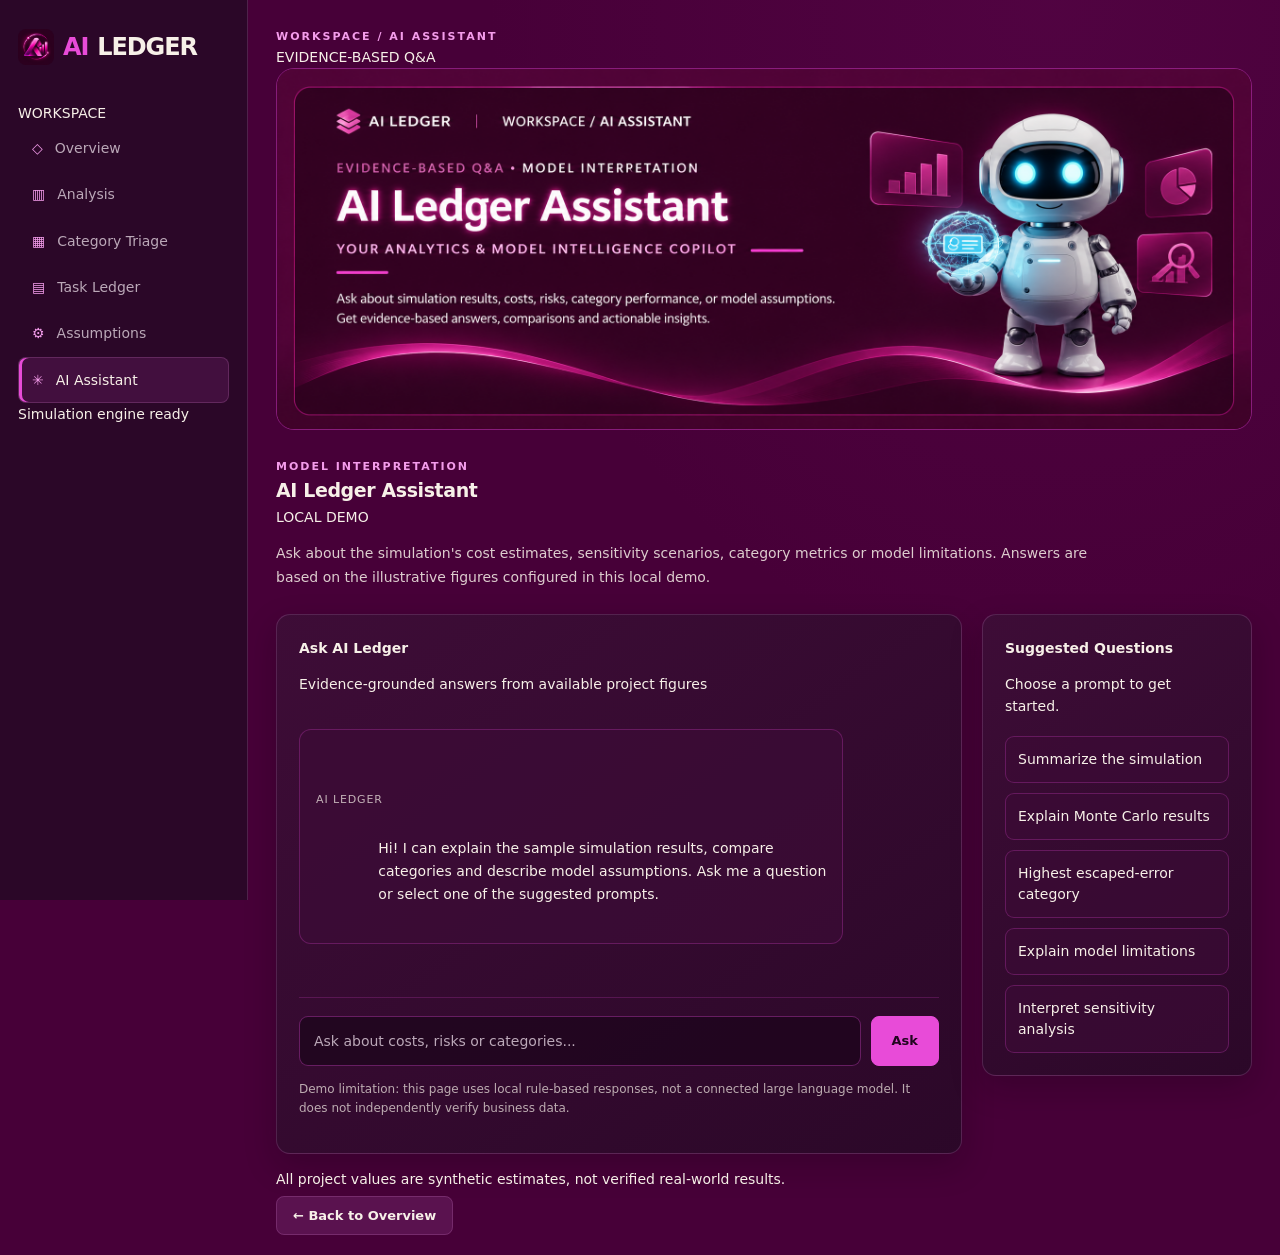
<file: ai-assistant.html>
<!DOCTYPE html>
<html lang="en">
<head>
  <meta charset="UTF-8">
  <meta name="viewport" content="width=device-width, initial-scale=1.0">
  <title>AI Assistant | AI LEDGER</title>
  <link rel="stylesheet" href="styles.css">
  <style>
    .assistant-intro {
      max-width: 850px;
      line-height: 1.7;
      opacity: .85;
      margin-bottom: 24px;
    }
    .assistant-layout {
      display: grid;
      grid-template-columns: minmax(0, 1fr) 270px;
      gap: 20px;
      align-items: start;
    }
    .assistant-chat {
      min-width: 0;
      display: flex;
      flex-direction: column;
      min-height: 540px;
    }
    .chat-messages {
      display: flex;
      flex-direction: column;
      gap: 15px;
      padding: 20px 0;
      flex: 1;
      min-height: 280px;
      max-height: 460px;
      overflow-y: auto;
    }
    .chat-message {
      max-width: 88%;
      padding: 14px 16px;
      border: 1px solid rgba(230, 72, 220, .25);
      border-radius: 12px;
      line-height: 1.65;
      white-space: pre-wrap;
      overflow-wrap: anywhere;
    }
    .chat-message.assistant {
      align-self: flex-start;
      background: rgba(60, 12, 55, .7);
    }
    .chat-message.user {
      align-self: flex-end;
      background: rgba(160, 30, 140, .25);
    }
    .chat-role {
      display: block;
      font-size: 11px;
      text-transform: uppercase;
      letter-spacing: .08em;
      opacity: .72;
      margin-bottom: 5px;
    }
    .chat-form {
      display: flex;
      gap: 10px;
      border-top: 1px solid rgba(230, 72, 220, .2);
      padding-top: 18px;
    }
    .chat-form input {
      flex: 1;
      min-width: 0;
      padding: 13px 14px;
      color: inherit;
      background: rgba(30, 5, 29, .8);
      border: 1px solid rgba(230, 72, 220, .35);
      border-radius: 9px;
      font: inherit;
    }
    .chat-form button {
      padding: 12px 20px;
      cursor: pointer;
    }
    .suggestion-list {
      display: flex;
      flex-direction: column;
      gap: 10px;
      margin-top: 18px;
    }
    .suggestion-button {
      text-align: left;
      padding: 12px;
      color: inherit;
      background: rgba(60, 12, 55, .65);
      border: 1px solid rgba(230, 72, 220, .25);
      border-radius: 9px;
      cursor: pointer;
      font: inherit;
      line-height: 1.5;
    }
    .suggestion-button:hover {
      border-color: rgba(240, 75, 220, .8);
    }
    .assistant-disclaimer {
      font-size: 12px;
      opacity: .7;
      line-height: 1.6;
      margin-top: 14px;
    }
    @media (max-width: 900px) {
      .assistant-layout { grid-template-columns: 1fr; }
      .assistant-chat { min-height: 440px; }
    }
    @media (max-width: 600px) {
      .chat-form { flex-direction: column; }
      .chat-message { max-width: 96%; }
    }
  </style>
</head>
<body>
<div class="app-shell">
  <aside class="sidebar">
    <a class="brand" href="index.html" aria-label="AI Ledger home">
      <img class="brand-logo" src="assets/ai-ledger-logo.png" alt="">
      <span class="brand-ai">AI</span>
      <span class="brand-ledger">LEDGER</span>
    </a>

    <div class="sidebar-caption">WORKSPACE</div>
    <nav class="sidebar-nav" aria-label="Main navigation">
      <a class="nav-link" href="index.html">
        <span class="nav-icon">◇</span><span>Overview</span>
      </a>
      <a class="nav-link" href="analysis.html">
        <span class="nav-icon">▥</span><span>Analysis</span>
      </a>
      <a class="nav-link" href="category-triage.html">
        <span class="nav-icon">▦</span><span>Category Triage</span>
      </a>
      <a class="nav-link" href="task-ledger.html">
        <span class="nav-icon">▤</span><span>Task Ledger</span>
      </a>
      <a class="nav-link" href="assumptions.html">
        <span class="nav-icon">⚙</span><span>Assumptions</span>
      </a>
      <a class="nav-link active" href="ai-assistant.html">
        <span class="nav-icon">✳</span><span>AI Assistant</span>
      </a>
    </nav>

    <div class="sidebar-footer">
      <span class="status-dot"></span>
      <span>Simulation engine ready</span>
    </div>
  </aside>

  <main class="main-content">
    <header class="topbar">
      <div>
        <div class="eyebrow">WORKSPACE / AI ASSISTANT</div>
        <div class="data-badge">EVIDENCE-BASED Q&amp;A</div>
      </div>
    </header>

    <section class="dashboard-section">
      <div class="assistant-hero-banner">
  <img
    src="assets/ai-assistant-banner.png"
    alt="AI Ledger Assistant — Analytics and Model Intelligence"
  >
</div>
      <div class="section-heading">
        <div>
          <div class="eyebrow">MODEL INTERPRETATION</div>
          <h1 class="section-title">AI Ledger Assistant</h1>
        </div>
        <span class="data-badge">LOCAL DEMO</span>
      </div>

      <p class="assistant-intro">
        Ask about the simulation's cost estimates, sensitivity scenarios,
        category metrics or model limitations. Answers are based on the
        illustrative figures configured in this local demo.
      </p>

      <div class="assistant-layout">
        <article class="card assistant-chat">
          <div>
            <h3 class="chart-title">Ask AI Ledger</h3>
            <p class="chart-subtitle">
              Evidence-grounded answers from available project figures
            </p>
          </div>

          <div class="chat-messages" id="chat-messages" aria-live="polite">
            <div class="chat-message assistant">
              <span class="chat-role">AI Ledger</span>
              Hi! I can explain the sample simulation results, compare
              categories and describe model assumptions. Ask me a question
              or select one of the suggested prompts.
            </div>
          </div>

          <form class="chat-form" id="chat-form">
            <input id="chat-input" type="text"
                   placeholder="Ask about costs, risks or categories..."
                   autocomplete="off" required>
            <button class="primary-button" type="submit">Ask</button>
          </form>

          <p class="assistant-disclaimer">
            Demo limitation: this page uses local rule-based responses, not
            a connected large language model. It does not independently
            verify business data.
          </p>
        </article>

        <aside class="card">
          <h3 class="chart-title">Suggested Questions</h3>
          <p class="chart-subtitle">Choose a prompt to get started.</p>
          <div class="suggestion-list">
            <button class="suggestion-button" type="button"
                    data-question="Summarize the simulation results">
              Summarize the simulation
            </button>
            <button class="suggestion-button" type="button"
                    data-question="Explain the Monte Carlo results">
              Explain Monte Carlo results
            </button>
            <button class="suggestion-button" type="button"
                    data-question="Which category has the highest escaped error rate?">
              Highest escaped-error category
            </button>
            <button class="suggestion-button" type="button"
                    data-question="Explain the model limitations">
              Explain model limitations
            </button>
            <button class="suggestion-button" type="button"
                    data-question="How do I interpret sensitivity analysis?">
              Interpret sensitivity analysis
            </button>
          </div>
        </aside>
      </div>

      <p class="kpi-note">
        All project values are synthetic estimates, not verified real-world results.
      </p>

      <a class="secondary-button" href="index.html">← Back to Overview</a>
    </section>
  </main>
</div>

<script>
(() => {
  const form = document.getElementById("chat-form");
  const input = document.getElementById("chat-input");
  const messages = document.getElementById("chat-messages");
  let assistantData = {
    simulation: null,
    costs: null,
    categories: null,
    sensitivity: null
};

async function loadAssistantData() {
    try {
const [simulationResponse, costsResponse, categoryResponse, sensitivityResponse] = await Promise.all([
    fetch("EXPORTS/simulation_summary.json", {
        cache: "no-store"
    }),
    fetch("EXPORTS/cost_breakdown.json", {
        cache: "no-store"
    }),
    fetch("EXPORTS/category_summary.json", {
        cache: "no-store"
    }),
    fetch("EXPORTS/sensitivity.json", {
          cache: "no-store"
})
]);

   if (!simulationResponse.ok || !costsResponse.ok || !categoryResponse.ok || !sensitivityResponse.ok) {
            throw new Error("Unable to load project exports.");
        }

        assistantData.simulation = await simulationResponse.json();
        assistantData.costs = await costsResponse.json();
        assistantData.categories = await categoryResponse.json();
        assistantData.sensitivity = await sensitivityResponse.json();

        console.log("AI Assistant data loaded:", assistantData);

    } catch (error) {
        console.error("Assistant data loading failed:", error);
    }
}
loadAssistantData();

  function addMessage(role, text) {
    const message = document.createElement("div");
    message.className = `chat-message ${role}`;

    const label = document.createElement("span");
    label.className = "chat-role";
    label.textContent = role === "user" ? "You" : "AI Ledger";

    const content = document.createElement("div");
    content.textContent = text;

    message.append(label, content);
    messages.appendChild(message);
    messages.scrollTop = messages.scrollHeight;
  }

  function answerQuestion(question) {
    const q = question.toLowerCase();

    if (q.includes("monte carlo") || q.includes("simulation results") ||
    q.includes("summarize") || q.includes("summary")) {

    const simulation = assistantData.simulation;

    if (!simulation) {
        return "Simulation data is not available. Please refresh the page.";
    }

    const result = simulation.net_value_after_setup;

    return `Here is the latest Monte Carlo simulation summary:

P10: ₹${result.p10.toLocaleString("en-IN")}
Median (P50): ₹${result.p50.toLocaleString("en-IN")}
P90: ₹${result.p90.toLocaleString("en-IN")}
Mean: ₹${result.mean.toLocaleString("en-IN")}

Probability of positive value: ${(result.probability_positive * 100).toFixed(2)}%

These are synthetic estimates based on the current model assumptions, not guaranteed business savings.`;
}

    
if (q.includes("escaped error") || q.includes("highest error") ||
    q.includes("error rate") || q.includes("category")) {

    const categories = assistantData.categories;

    if (!categories || categories.length === 0) {
        return "Category data is not available. Please refresh the page.";
    }

    const sortedCategories = [...categories].sort(
        (a, b) => b.escaped_error_rate - a.escaped_error_rate
    );

    const categoryDetails = sortedCategories.map(item =>
        `${item.category}: ${(item.escaped_error_rate * 100).toFixed(2)}% escaped-error rate | ${item.verdict}`
    ).join("\n");

    const highest = sortedCategories[0];

    return `Here is the latest category risk analysis:

${categoryDetails}

Highest escaped-error rate: ${highest.category} (${(highest.escaped_error_rate * 100).toFixed(2)}%).

Net value per task for ${highest.category}: ₹${Number(highest.net_per_task).toFixed(2)}.

These figures are based on synthetic simulation data, not verified business results.`;
}

 
if (
    q.includes("sensitivity") ||
    q.includes("sensitive") ||
    q.includes("hourly cost") ||
    q.includes("labour cost") ||
    q.includes("labor cost")
) {

    const scenarios = assistantData.sensitivity;

    if (!scenarios || scenarios.length === 0) {
        return "Sensitivity data is not available. Please refresh the page.";
    }

    const base = scenarios.find(item =>
        item.scenario.toLowerCase() === "base case"
    );

    if (!base) {
        return "Base case data is missing from sensitivity analysis.";
    }

    const scenarioDetails = scenarios
        .filter(item => item !== base)
        .map(item => {
            const difference =
                item.net_value_after_setup - base.net_value_after_setup;

            const direction = difference >= 0 ? "increase" : "decrease";

            return `${item.scenario}: ₹${item.net_value_after_setup.toLocaleString("en-IN", {
                maximumFractionDigits: 2
            })} (${direction} of ₹${Math.abs(difference).toLocaleString("en-IN", {
                maximumFractionDigits: 2
            })})`;
        })
        .join("\n");

    return `Here is the latest sensitivity analysis:

Base case net value after setup: ₹${base.net_value_after_setup.toLocaleString("en-IN", {
        maximumFractionDigits: 2
    })}

${scenarioDetails}

These are synthetic scenario estimates, not verified real-world results.`;
}


if (
    q.includes("limitation") ||
    q.includes("assumption") ||
    q.includes("reliable") ||
    q.includes("real world") ||
    q.includes("real business data") ||
    q.includes("actual business data") ||
    q.includes("actual data") ||
    q.includes("real data")
) {

    return `AI Ledger Model Limitations:

1. Synthetic dataset:
The model uses 20,000 simulated task records, not actual company transactions.

2. Assumption-based inputs:
Hourly labour cost, AI processing cost, escaped-error cost, review time and rework time are configurable assumptions.

3. Category assumptions:
Accuracy, error severity, review time and task distribution are simulated for five categories.

4. Monte Carlo uncertainty:
Simulation results represent possible outcomes under the configured assumptions. They are not guaranteed savings.

5. No real-world validation:
The model has not been validated against a live business deployment or measured pilot results.

Recommendation:
Validate these assumptions using real operational data and a controlled pilot before making financial or automation decisions.`;
}

   
if (
    (q.includes("cost") || q.includes("expense") || q.includes("value")) &&
    !q.includes("hourly cost") &&
    !q.includes("labour cost") &&
    !q.includes("labor cost") &&
    !q.includes("sensitivity")
) {
    const costs = assistantData.costs;
    const simulation = assistantData.simulation;

    if (!costs || !simulation) {
        return "Cost or simulation data is not available. Please refresh the page.";
    }

    const costDetails = costs.map(item =>
        `${item.component}: ₹${Number(item.cost).toLocaleString("en-IN", {
            maximumFractionDigits: 2
        })}`
    ).join("\n");

    const totalCost = costs.reduce(
        (total, item) => total + Number(item.cost),
        0
    );

    return `Here is the latest AI Ledger cost breakdown:

${costDetails}

Total operating cost: ₹${totalCost.toLocaleString("en-IN", {
        maximumFractionDigits: 2
    })}

Median net value after setup: ₹${simulation.net_value_after_setup.p50.toLocaleString("en-IN", {
        maximumFractionDigits: 2
    })}

These are synthetic estimates based on the current model assumptions.`;
}

    return "I can currently answer questions about the saved Monte Carlo results, sensitivity analysis, category escaped-error rates, cost breakdown and model limitations. Try asking about one of those topics. This local demo does not call an external AI service.";
  }

  function submitQuestion(question) {
    const cleaned = question.trim();
    if (!cleaned) return;
    addMessage("user", cleaned);
    addMessage("assistant", answerQuestion(cleaned));
  }

  form.addEventListener("submit", event => {
    event.preventDefault();
    submitQuestion(input.value);
    input.value = "";
    input.focus();
  });

  document.querySelectorAll("[data-question]").forEach(button => {
    button.addEventListener("click", () => {
      submitQuestion(button.dataset.question);
    });
  });
})();
</script>
</body>
</html>
</file>
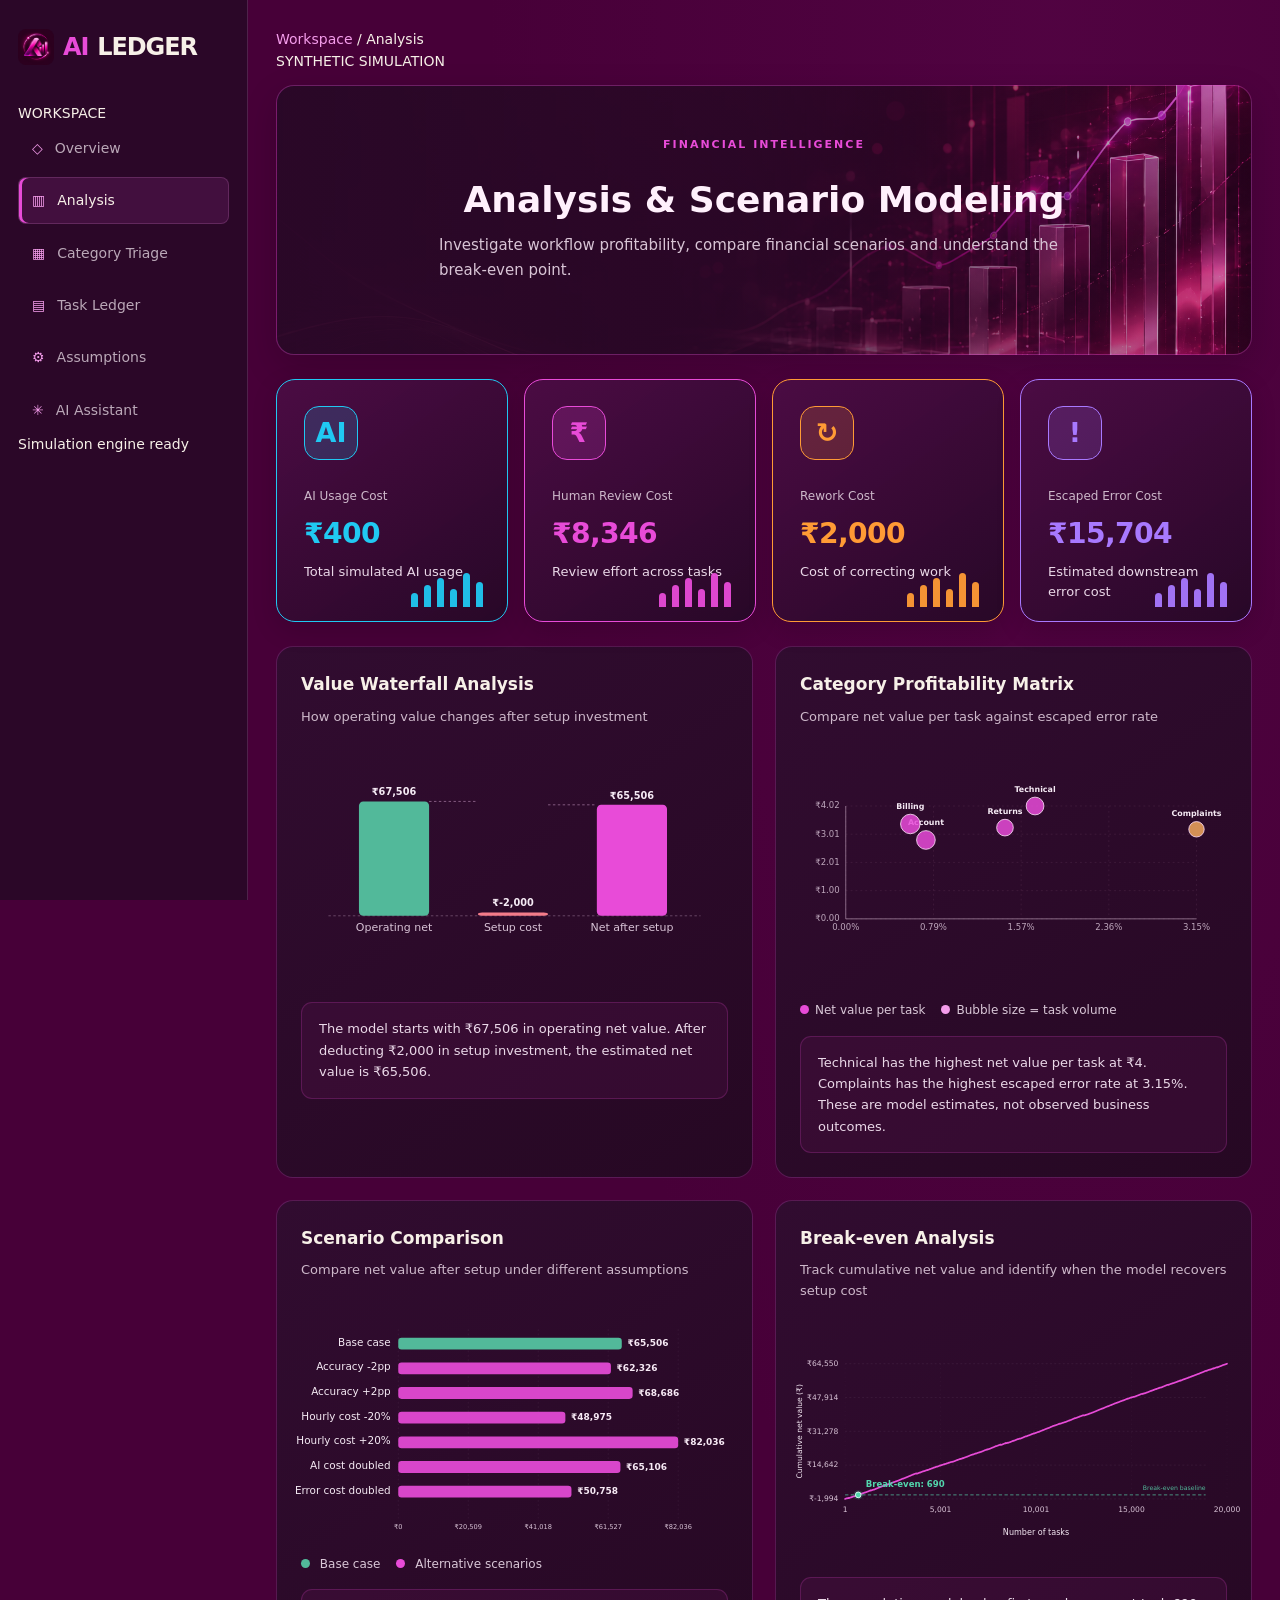
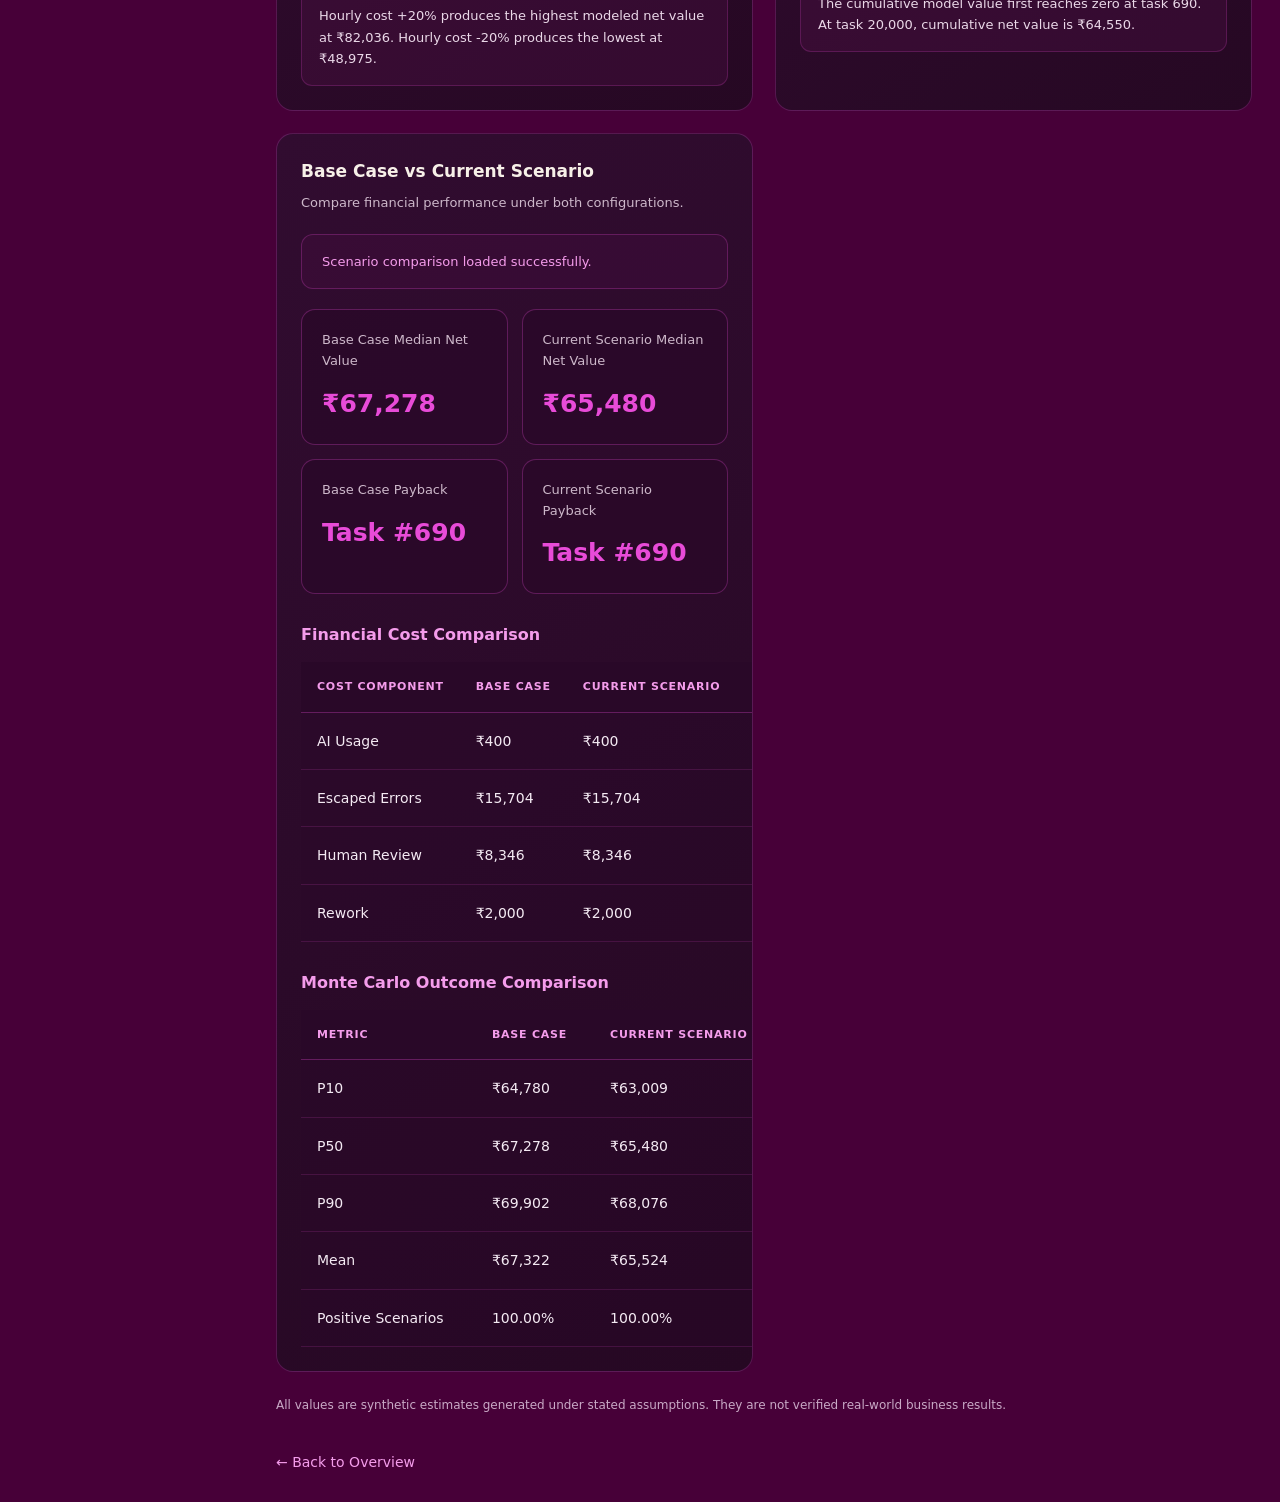
<file: analysis.html>
<!DOCTYPE html>
<html lang="en">
<head>
  <meta charset="UTF-8">
  <meta name="viewport" content="width=device-width, initial-scale=1.0">
  <meta name="theme-color" content="#470038">
  <title>Analysis | AI LEDGER</title>
  <link rel="stylesheet" href="styles.css">

  <style>
    .analysis-hero {
      padding: 30px;
      margin-bottom: 24px;
      border: 1px solid rgba(232,75,216,.35);
      border-radius: 18px;
      min-height: 270px;
      display: flex;
      flex-direction: column;
      justify-content: center;
      background:
        linear-gradient(90deg, rgba(42,8,40,.96) 0%, rgba(42,8,40,.82) 48%, rgba(42,8,40,.20) 100%),
        url("assets/financial-analysis-hero.png") center right / cover no-repeat,
        linear-gradient(120deg,#2A0828,#470038);
      box-shadow: 0 12px 35px rgba(0,0,0,.16);
    }

    .analysis-hero-label {
      color: #E84BD8;
      font-size: 11px;
      font-weight: 700;
      letter-spacing: 2px;
    }

    .analysis-hero h1 {
      margin: 12px 0;
      font-size: clamp(25px,3vw,36px);
    }

    .analysis-hero p {
      max-width: 650px;
      color: #d8c4d5;
      line-height: 1.7;
    }

    .analysis-kpi-grid {
      display: grid;
      grid-template-columns: repeat(4, minmax(0, 1fr));
      gap: 16px;
      margin: 0 0 24px;
    }

    .analysis-kpi {
      min-width: 0;
      min-height: 205px;
      padding: 26px 27px 20px;
      position: relative;
      overflow: hidden;
      border: 1px solid var(--kpi-accent, rgba(232,75,216,.5));
      border-radius: 19px;
      background: linear-gradient(145deg, rgba(75,12,68,.94), rgba(39,8,39,.98));
      box-shadow: 0 8px 26px rgba(0,0,0,.14);
    }

    .analysis-kpi-icon {
      width: 54px;
      height: 54px;
      display: grid;
      place-items: center;
      margin-bottom: 27px;
      border: 1px solid var(--kpi-accent);
      border-radius: 15px;
      color: var(--kpi-accent);
      background: color-mix(in srgb, var(--kpi-accent) 17%, transparent);
      font-size: 27px;
      font-weight: 800;
    }

    .analysis-kpi-label {
      display: block;
      color: #cdb8ca;
      font-size: 12px;
      margin-bottom: 12px;
    }

    .analysis-kpi-value {
      display: block;
      color: var(--kpi-accent);
      font-size: clamp(25px, 2.2vw, 34px);
      line-height: 1.15;
      font-weight: 800;
      letter-spacing: -.6px;
      margin-bottom: 12px;
    }

    .analysis-kpi-note {
      color: #ead8e8;
      font-size: 13px;
      line-height: 1.5;
    }

    .analysis-kpi-spark {
      position: absolute;
      right: 24px;
      bottom: 14px;
      height: 34px;
      display: flex;
      align-items: end;
      gap: 6px;
      opacity: .95;
    }

    .analysis-kpi-spark span {
      width: 7px;
      border-radius: 5px 5px 0 0;
      background: var(--kpi-accent);
    }

    .analysis-kpi-spark span:nth-child(1) { height: 14px; }
    .analysis-kpi-spark span:nth-child(2) { height: 22px; }
    .analysis-kpi-spark span:nth-child(3) { height: 29px; }
    .analysis-kpi-spark span:nth-child(4) { height: 18px; }
    .analysis-kpi-spark span:nth-child(5) { height: 34px; }
    .analysis-kpi-spark span:nth-child(6) { height: 25px; }

    .analysis-grid {
    display: grid;
    grid-template-columns: repeat(2, minmax(0, 1fr));
    gap: 22px;
    margin-bottom: 24px;
}

    .analysis-card {
      min-width: 0;
      padding: 24px;
      border: 1px solid rgba(232,75,216,.24);
      border-radius: 17px;
      background: linear-gradient(145deg,#310c30,#260823);
      overflow: hidden;
    }

    .analysis-card h3 {
      margin: 0 0 8px;
      font-size: 17px;
    }

    .analysis-card > p {
      margin: 0 0 20px;
      color: #cdb8ca;
      font-size: 13px;
    }

    .analysis-card.full {
      grid-column: 1 / -1;
    }

    .analysis-chart {
      width: 100%;
      min-height: 240px;
      height: 240px;
      position: relative;
    }

    .analysis-chart svg {
      width: 100%;
      height: 240px;
      display: block;
      overflow: visible;
    }

    .analysis-chart text {
      font-family: inherit;
    }

    /* Category matrix: readable labels and interactive bubble hover */
    .analysis-chart .category-point {
      cursor: pointer;
      outline: none;
    }

    .analysis-chart .category-point circle {
      transform-box: fill-box;
      transform-origin: center;
      transition: transform .2s ease, filter .2s ease, fill-opacity .2s ease;
    }

    .analysis-chart .category-point:hover circle,
    .analysis-chart .category-point:focus circle {
      transform: translateY(-4px) scale(1.12);
      filter: drop-shadow(0 0 7px #E84BD8) drop-shadow(0 0 13px rgba(232,75,216,.55));
      fill-opacity: 1;
    }

    .analysis-chart .category-point text {
      font-size: 13px;
      font-weight: 600;
      pointer-events: none;
      transition: fill .2s ease;
    }

    .analysis-chart .category-point:hover text,
    .analysis-chart .category-point:focus text {
      fill: #FFFFFF;
    }

    .analysis-legend {
      display: flex;
      flex-wrap: wrap;
      gap: 16px;
      margin-top: 14px;
      color: #d9c7d7;
      font-size: 12px;
    }

    .legend-dot {
      display: inline-block;
      width: 9px;
      height: 9px;
      border-radius: 50%;
      margin-right: 6px;
    }

    .analysis-insight {
      padding: 15px 17px;
      margin-top: 15px;
      border-radius: 11px;
      border: 1px solid rgba(232,75,216,.2);
      background: rgba(90,18,79,.28);
      color: #ead8e8;
      font-size: 13px;
      line-height: 1.65;
    }

    .analysis-table-wrap {
      overflow-x: auto;
    }

    .analysis-table {
      width: 100%;
      border-collapse: collapse;
      font-size: 13px;
      min-width: 600px;
    }

    .analysis-table th,
    .analysis-table td {
      text-align: left;
      padding: 13px 12px;
      border-bottom: 1px solid rgba(255,255,255,.08);
    }

    .analysis-table th {
      color: #c9a9c6;
      font-weight: 600;
    }

    .analysis-table td {
      color: #f0e5ef;
    }

    .verdict {
      display: inline-block;
      padding: 5px 9px;
      border-radius: 20px;
      font-size: 10px;
      font-weight: 700;
      letter-spacing: .4px;
    }

    .verdict.automate {
      color: #72e2bd;
      background: rgba(65,190,145,.13);
    }

    .verdict.assist {
      color: #ffc36d;
      background: rgba(255,180,80,.13);
    }

    .analysis-status {
      color: #c9a9c6;
      font-size: 12px;
      margin-top: 12px;
    }

    .analysis-back {
      display: inline-block;
      margin-top: 24px;
      text-decoration: none;
    }

    @media(max-width:900px) {
      .analysis-grid {
        grid-template-columns: 1fr;
      }

      .analysis-kpi-grid {
        grid-template-columns: repeat(2, minmax(0, 1fr));
      }

      .analysis-card.full {
        grid-column: auto;
      }
    }

    @media(max-width:600px) {
      .analysis-card {
        padding: 17px;
      }

      .analysis-kpi-grid {
        grid-template-columns: 1fr;
      }

      .analysis-kpi {
        min-height: 185px;
      }

      .analysis-hero {
        padding: 22px;
      }

      .analysis-chart {
        min-height: 220px;
      }
    }
    
.scenario-bar {
    cursor: pointer;
    transform-box: fill-box;
    transform-origin: center;
    transition: filter 180ms ease, transform 180ms ease;
}

.scenario-bar:hover {
    filter: drop-shadow(0 0 7px #E84BD8)
            drop-shadow(0 0 13px rgba(232, 75, 216, 0.55));
    transform: scaleY(1.18);
}

  </style>
</head>

<body>
<div class="app-shell">

  <aside class="sidebar">
    <a class="brand" href="index.html" aria-label="AI Ledger home">
      <img class="brand-logo" src="assets/ai-ledger-logo.png" alt="">
      <span class="brand-ai">AI</span>
      <span class="brand-ledger">LEDGER</span>
    </a>

    <div class="sidebar-caption">WORKSPACE</div>

    <nav class="nav-list" aria-label="Main navigation">
      <a class="nav-link" href="index.html">
        <span class="nav-icon">◇</span>
        <span>Overview</span>
      </a>

      <a class="nav-link active" href="analysis.html" aria-current="page">
        <span class="nav-icon">▥</span>
        <span>Analysis</span>
      </a>

      <a class="nav-link" href="category-triage.html">
        <span class="nav-icon">▦</span>
        <span>Category Triage</span>
      </a>

      <a class="nav-link" href="task-ledger.html">
        <span class="nav-icon">▤</span>
        <span>Task Ledger</span>
      </a>

      <a class="nav-link" href="assumptions.html">
        <span class="nav-icon">⚙</span>
        <span>Assumptions</span>
      </a>

      <a class="nav-link" href="ai-assistant.html">
        <span class="nav-icon">✳</span>
        <span>AI Assistant</span>
      </a>
    </nav>

    <div class="sidebar-footer">Simulation engine ready</div>
  </aside>

  <main class="main-content">

    <header class="topbar">
      <div class="breadcrumb">
        <a href="index.html">Workspace</a>
        <span class="breadcrumb-separator">/</span>
        <span>Analysis</span>
      </div>

      <span class="environment-label">
        <span class="status-dot"></span>
        SYNTHETIC SIMULATION
      </span>
    </header>

    <section class="dashboard-section">

      <div class="analysis-hero">
        <span class="analysis-hero-label">FINANCIAL INTELLIGENCE</span>
        <h1>Analysis &amp; Scenario Modeling</h1>
        <p>
          Investigate workflow profitability, compare financial
          scenarios and understand the break-even point.
        </p>
      </div>

      <div class="analysis-kpi-grid" aria-label="Analysis cost summary">
        <article class="analysis-kpi" style="--kpi-accent:#20C9F2">
          <div class="analysis-kpi-icon">AI</div>
          <span class="analysis-kpi-label">AI Usage Cost</span>
          <strong class="analysis-kpi-value" id="analysis-ai-cost">Loading…</strong>
          <div class="analysis-kpi-note">Total simulated AI usage</div>
          <div class="analysis-kpi-spark" aria-hidden="true"><span></span><span></span><span></span><span></span><span></span><span></span></div>
        </article>

        <article class="analysis-kpi" style="--kpi-accent:#E84BD8">
          <div class="analysis-kpi-icon">₹</div>
          <span class="analysis-kpi-label">Human Review Cost</span>
          <strong class="analysis-kpi-value" id="analysis-review-cost">Loading…</strong>
          <div class="analysis-kpi-note">Review effort across tasks</div>
          <div class="analysis-kpi-spark" aria-hidden="true"><span></span><span></span><span></span><span></span><span></span><span></span></div>
        </article>

        <article class="analysis-kpi" style="--kpi-accent:#FF9B35">
          <div class="analysis-kpi-icon">↻</div>
          <span class="analysis-kpi-label">Rework Cost</span>
          <strong class="analysis-kpi-value" id="analysis-rework-cost">Loading…</strong>
          <div class="analysis-kpi-note">Cost of correcting work</div>
          <div class="analysis-kpi-spark" aria-hidden="true"><span></span><span></span><span></span><span></span><span></span><span></span></div>
        </article>

        <article class="analysis-kpi" style="--kpi-accent:#A879FF">
          <div class="analysis-kpi-icon">!</div>
          <span class="analysis-kpi-label">Escaped Error Cost</span>
          <strong class="analysis-kpi-value" id="analysis-error-cost">Loading…</strong>
          <div class="analysis-kpi-note">Estimated downstream error cost</div>
          <div class="analysis-kpi-spark" aria-hidden="true"><span></span><span></span><span></span><span></span><span></span><span></span></div>
        </article>
      </div>

      <div class="analysis-grid">

        <article class="analysis-card">
          <h3>Value Waterfall Analysis</h3>
          <p>How operating value changes after setup investment</p>
          <div id="waterfall-chart" class="analysis-chart">Loading financial data...</div>
          <div id="waterfall-insight" class="analysis-insight">Calculating financial bridge...</div>
        </article>

        <article class="analysis-card">
          <h3>Category Profitability Matrix</h3>
          <p>Compare net value per task against escaped error rate</p>
          <div id="category-matrix-chart" class="analysis-chart">Loading category data...</div>
          <div class="analysis-legend">
            <span><i class="legend-dot" style="background:#E84BD8"></i>Net value per task</span>
            <span><i class="legend-dot" style="background:#F49CEB"></i>Bubble size = task volume</span>
          </div>
          <div id="category-insight" class="analysis-insight">Calculating category insights...</div>
        </article>

       <article class="analysis-card">
          <h3>Scenario Comparison</h3>
          <p>Compare net value after setup under different assumptions</p>
          <div id="scenario-chart" class="analysis-chart">Loading scenario data...</div>
          
<div class="analysis-legend scenario-legend">
    <span>
        <i class="legend-dot" style="background:#52B99A"></i>
        Base case
    </span>
    <span>
        <i class="legend-dot" style="background:#E84BD8"></i>
        Alternative scenarios
    </span>
</div>

          <div id="scenario-insight" class="analysis-insight">Comparing scenarios...</div>
          </article>
          <article class="analysis-card">
    <h3>Break-even Analysis</h3>
    <p>Track cumulative net value and identify when the model recovers setup cost</p>
    <div id="break-even-chart" class="analysis-chart">Loading cumulative payback data...</div>
    <div id="break-even-insight" class="analysis-insight">Calculating break-even point...</div>
        </article>
        <article class="analysis-card scenario-comparison-card">
    <h3>Base Case vs Current Scenario</h3>
    <p>Compare financial performance under both configurations.</p>

    <div id="scenario-comparison-status" class="analysis-insight">
        Loading scenario comparison...
    </div>

    <div id="scenario-comparison-content">
        <div class="analysis-chart">
            Comparison data will appear here.
        </div>
    </div>
</article>

      </div>

      <p class="analysis-status">
        All values are synthetic estimates generated under stated
        assumptions. They are not verified real-world business results.
      </p>

      <a class="button analysis-back" href="index.html">← Back to Overview</a>

    </section>
  </main>
</div>
<script>
document.addEventListener("DOMContentLoaded", async () => {
      const $ = id => document.getElementById(id);

  const money = value =>
    "₹" + Number(value).toLocaleString("en-IN", {
      maximumFractionDigits: 0
    });

  const percent = value =>
    (Number(value) * 100).toFixed(2) + "%";

  const number = value =>
    Number(value).toLocaleString("en-IN");

  async function loadExport(filename) {
    const response = await fetch("EXPORTS/" + filename, {
      cache: "no-store"
    });

    if (!response.ok) {
      throw new Error(filename + " returned HTTP " + response.status);
    }

    return response.json();
  }
  async function loadScenarioExport(scenario, filename) {
    const response = await fetch(
        `EXPORTS/SCENARIOS/${scenario}/${filename}`,
        { cache: "no-store" }
    );

    if (!response.ok) {
        throw new Error(
            `${scenario}/${filename} returned HTTP ${response.status}`
        );
    }

    return response.json();
}

  function showError(id, message) {
    const element = $(id);
    if (element) element.textContent = message;
  }

  function svgWrap(content, viewBox = "0 0 700 330") {
    return `
      <svg viewBox="${viewBox}" role="img" aria-label="Financial analysis chart"
           xmlns="http://www.w3.org/2000/svg">
        ${content}
      </svg>
    `;
  }
  
function svgwrap(content, viewBox = "0 0 700 330") {
    return `
        <svg
            viewBox="${viewBox}"
            role="img"
            aria-label="Financial analysis chart"
            xmlns="http://www.w3.org/2000/svg"
        >
            ${content}
        </svg>
    `;
}


  // --------------------------------------------------
  // 1. VALUE WATERFALL ANALYSIS
  // --------------------------------------------------

  function renderWaterfall(scenarios) {
    const base = scenarios.find(row => row.scenario === "Base case");

    if (!base) throw new Error("Base case missing from sensitivity data.");

    const operating = Number(base.operating_net_value);
    const finalValue = Number(base.net_value_after_setup);
    const setupCost = operating - finalValue;

    if (![operating, finalValue, setupCost].every(Number.isFinite)) {
      throw new Error("Invalid waterfall values.");
    }

    const values = [
      { label: "Operating net", value: operating, color: "#52B99A" },
      { label: "Setup cost", value: -setupCost, color: "#F47C8A" },
      { label: "Net after setup", value: finalValue, color: "#E84BD8" }
    ];

    const max = operating * 1.12;
    const chartTop = 35;
    const chartBottom = 245;
    const chartHeight = chartBottom - chartTop;
    const barWidth = 115;
    const positions = [95, 290, 485];

    let content = `
      <line x1="45" y1="${chartBottom}" x2="655" y2="${chartBottom}"
        stroke="#8C6A89" stroke-dasharray="4 4"/>
    `;

    values.forEach((item, index) => {
      const height = Math.abs(item.value) / max * chartHeight;
      const x = positions[index];
      const y = chartBottom - height;

      content += `
        <rect x="${x}" y="${y}" width="${barWidth}" height="${height}"
          rx="7" fill="${item.color}">
          <title>${item.label}: ${money(item.value)}</title>
        </rect>

        <text x="${x + barWidth/2}" y="${Math.max(y - 10, 20)}"
          fill="#F5EAF4" font-size="16" font-weight="600"
          text-anchor="middle">
          ${money(item.value)}
        </text>

        <text x="${x + barWidth/2}" y="270"
          fill="#D8C3D6" font-size="18" text-anchor="middle">
          ${item.label}
        </text>
      `;

      if (index === 0) {
        content += `
          <line x1="${x + barWidth}" y1="${y}" x2="290" y2="${y}"
            stroke="#B98DB5" stroke-dasharray="4 4"/>
        `;
      }

      if (index === 1) {
        const afterSetupY = chartBottom - finalValue / max * chartHeight;

        content += `
          <line x1="${x + barWidth}" y1="${afterSetupY}"
            x2="485" y2="${afterSetupY}"
            stroke="#B98DB5" stroke-dasharray="4 4"/>
        `;
      }
    });

    $("waterfall-chart").innerHTML = svgWrap(content);

    $("waterfall-insight").textContent =
      `The model starts with ${money(operating)} in operating net value. ` +
      `After deducting ${money(setupCost)} in setup investment, ` +
      `the estimated net value is ${money(finalValue)}.`;
  }

  // --------------------------------------------------
  // 2. CATEGORY PROFITABILITY MATRIX
  // --------------------------------------------------

  function renderCategoryMatrix(rows) {
    if (!Array.isArray(rows) || !rows.length) {
      throw new Error("Category summary is empty.");
    }

    const valid = rows.filter(row =>
      Number.isFinite(Number(row.net_per_task)) &&
      Number.isFinite(Number(row.escaped_error_rate)) &&
      Number.isFinite(Number(row.tasks))
    );

    if (!valid.length) {
      throw new Error("No valid category records.");
    }

    const left = 75;
    const right = 650;
  const top = 65;
    const bottom = 250;
    const width = right - left;
    const height = bottom - top;

    const maxError = Math.max(
      0.01,
      ...valid.map(row => Number(row.escaped_error_rate))
    );

    const minNet = Math.min(
      0,
      ...valid.map(row => Number(row.net_per_task))
    );

    const maxNet = Math.max(
      ...valid.map(row => Number(row.net_per_task))
    );

    const netRange = maxNet - minNet || 1;

    let content = "";

    // Chart gridlines and axis labels
    for (let i = 0; i <= 4; i++) {
      const ratio = i / 4;
      const x = left + ratio * width;
      const y = bottom - ratio * height;
      const errorValue = maxError * ratio;
      const netValue = minNet + ratio * netRange;

      content += `
        <line x1="${x}" y1="${top}" x2="${x}" y2="${bottom}"
          stroke="#69405F" stroke-opacity="0.45" stroke-dasharray="3 5"/>

        <line x1="${left}" y1="${y}" x2="${right}" y2="${y}"
          stroke="#69405F" stroke-opacity="0.45" stroke-dasharray="3 5"/>

        <text x="${x}" y="${bottom + 19}"
          fill="#BFA8BD" font-size="14" text-anchor="middle">
          ${percent(errorValue)}
        </text>

        <text x="${left - 10}" y="${y + 4}"
          fill="#BFA8BD" font-size="14" text-anchor="end">
          ₹${netValue.toFixed(2)}
        </text>
      `;
    }

    // Axis lines
    content += `
      <line x1="${left}" y1="${top}" x2="${left}" y2="${bottom}"
        stroke="#A98BA5" stroke-width="1.2"/>

      <line x1="${left}" y1="${bottom}" x2="${right}" y2="${bottom}"
        stroke="#A98BA5" stroke-width="1.2"/>
    `;

    valid.forEach(row => {
      const error = Number(row.escaped_error_rate);
      const net = Number(row.net_per_task);
      const tasks = Number(row.tasks);

      const x = left + (error / maxError) * width;
      const y = bottom - ((net - minNet) / netRange) * height;
      const radius = 8 + Math.sqrt(tasks / 6000) * 8;

      const color = row.verdict === "ASSIST"
        ? "#F2A85D"
        : "#E84BD8";
const labelY = y - radius - 9;

      content += `
        <g class="category-point" tabindex="0" role="img"
          aria-label="${row.category}: net value per task ${money(net)}, escaped error rate ${percent(error)}, task volume ${number(tasks)}">

          <title>
            ${row.category} |
            Net value per task: ${money(net)} |
            Escaped error rate: ${percent(error)} |
            Tasks: ${number(tasks)}
          </title>

          <circle cx="${x}" cy="${y}" r="${radius}"
            fill="${color}" fill-opacity="0.85"
            stroke="#F9D9F5" stroke-width="1.4"/>

          <text x="${x}" y="${labelY}"
            fill="#F5EAF4" font-size="20" font-weight="600"
            text-anchor="middle">${row.category}</text>
        </g>
      `;
    });

    $("category-matrix-chart").innerHTML = svgWrap(
      content,
      "0 0 700 330"
    );

    const best = [...valid].sort(
      (a,b) => Number(b.net_per_task) - Number(a.net_per_task)
    )[0];

    const highestError = [...valid].sort(
      (a,b) => Number(b.escaped_error_rate) - Number(a.escaped_error_rate)
    )[0];

    $("category-insight").textContent =
      `${best.category} has the highest net value per task at ` +
      `${money(best.net_per_task)}. ${highestError.category} has the ` +
      `highest escaped error rate at ${percent(highestError.escaped_error_rate)}. ` +
      `These are model estimates, not observed business outcomes.`;
  }
    // --------------------------------------------------
  // 3. SCENARIO COMPARISON
  // --------------------------------------------------

 
function renderScenarios(rows) {
    if (!Array.isArray(rows) || !rows.length) {
        throw new Error("Sensitivity data is empty.");
    }

    const valid = rows.filter(row =>
        row.scenario &&
        Number.isFinite(Number(row.net_value_after_setup))
    );

    if (!valid.length) {
        throw new Error("No valid scenarios.");
    }

    const maxValue = Math.max(
        ...valid.map(row => Number(row.net_value_after_setup)),
        1
    );

    const width = 900;
    const left = 205;
    const right = 105;
    const top = 48;
    const rowHeight = 52;
    const barHeight = 25;
    const plotWidth = width - left - right;
    const height = top + valid.length * rowHeight + 35;

    const formatMoney = value =>
        "₹" + Math.round(value).toLocaleString("en-IN");

    let content = "";

    // Vertical grid lines and scale labels
    for (let i = 0; i <= 4; i++) {
        const x = left + (plotWidth * i / 4);
        const value = maxValue * i / 4;

        content += `
            <line
                x1="${x}" y1="${top - 18}"
                x2="${x}" y2="${height - 18}"
                stroke="#8C6A89"
                stroke-opacity="0.25"
                stroke-dasharray="4 5"
            />
            <text
                x="${x}" y="${height + 5}"
                fill="#D8C3D6"
               font-size="14"
                text-anchor="middle"
            >${formatMoney(value)}</text>
        `;
    }

    valid.forEach((row, index) => {
        const value = Number(row.net_value_after_setup);
        const y = top + index * rowHeight;
        const barWidth = Math.max(3, (value / maxValue) * plotWidth);

        const isBase = row.scenario === "Base case";
        const color = isBase ? "#52B99A" : "#E84BD8";

        const label = String(row.scenario)
            .replace(/&/g, "&amp;")
            .replace(/</g, "&lt;")
            .replace(/>/g, "&gt;");

        content += `
            <text
                x="${left - 16}"
                y="${y + 17}"
                fill="#F5EAF4"
                font-size="22"
                text-anchor="end"
            >${label}</text>

            <rect
                class="scenario-bar"
                x="${left}"
                y="${y}"
                width="${barWidth}"
                height="${barHeight}"
                rx="7"
                fill="${color}"
                fill-opacity="${isBase ? 1 : 0.92}"
            >
                <title>${label}: ${formatMoney(value)}</title>
            </rect>

            <text
                x="${left + barWidth + 12}"
                y="${y + 18}"
                fill="#F7EAF5"
                font-size="19"
                font-weight="600"
            >${formatMoney(value)}</text>
        `;
    });

    $("scenario-chart").innerHTML = svgwrap(
        content,
        `0 0 ${width} ${height}`
    );

    const best = [...valid].sort(
        (a, b) =>
            Number(b.net_value_after_setup) -
            Number(a.net_value_after_setup)
    )[0];

    const worst = [...valid].sort(
        (a, b) =>
            Number(a.net_value_after_setup) -
            Number(b.net_value_after_setup)
    )[0];

    $("scenario-insight").textContent =
        `${best.scenario} produces the highest modeled net value at ` +
        `${money(best.net_value_after_setup)}. ` +
        `${worst.scenario} produces the lowest at ` +
        `${money(worst.net_value_after_setup)}.`;
}

  // --------------------------------------------------
  // 4. BREAK-EVEN ANALYSIS
  // --------------------------------------------------

 
function renderBreakEven(rows) {
    if (!Array.isArray(rows) || !rows.length) {
        throw new Error("Cumulative payback export is empty.");
    }

    const valid = rows.filter(row =>
        Number.isFinite(Number(row.task_id)) &&
        Number.isFinite(Number(row.cum_net_after_setup))
    ).sort((a, b) =>
        Number(a.task_id) - Number(b.task_id)
    );

    if (!valid.length) {
        throw new Error("No valid payback records.");
    }

    const first = valid[0];
    const last = valid[valid.length - 1];

    const minX = Number(first.task_id);
    const maxX = Number(last.task_id);
    const rangeX = maxX - minX || 1;

    const values = valid.map(row =>
        Number(row.cum_net_after_setup)
    );

    const minY = Math.min(0, ...values);
    const maxY = Math.max(0, ...values);
    const rangeY = maxY - minY || 1;

    const width = 900;
    const height = 410;

    const left = 95;
    const right = 45;
    const top = 40;
    const bottom = 325;

    const plotWidth = right + width - right - left;
    const plotHeight = bottom - top;

    const x = value =>
        left + ((value - minX) / rangeX) * plotWidth;

    const y = value =>
        bottom - ((value - minY) / rangeY) * plotHeight;

    const formatMoney = value =>
        "₹" + Math.round(value).toLocaleString("en-IN");

    const formatTask = value =>
        Math.round(value).toLocaleString("en-IN");

    let content = "";

    // Y-axis gridlines and labels
    for (let i = 0; i <= 4; i++) {
        const value = minY + (rangeY * i / 4);
        const py = y(value);

        content += `
            <line
                x1="${left}" y1="${py}"
                x2="${width - right}" y2="${py}"
                stroke="#8C6A89"
                stroke-opacity="0.28"
                stroke-dasharray="4 5"
            />

            <text
                x="${left - 14}"
                y="${py + 5}"
                fill="#D8C3D6"
                font-size="16"
                text-anchor="end"
            >${formatMoney(value)}</text>
        `;
    }

    // X-axis labels
    for (let i = 0; i <= 4; i++) {
        const task = minX + (rangeX * i / 4);
        const px = x(task);

        content += `
            <line
                x1="${px}" y1="${top}"
                x2="${px}" y2="${bottom}"
                stroke="#8C6A89"
                stroke-opacity="0.15"
                stroke-dasharray="3 6"
            />

            <text
                x="${px}"
                y="${bottom + 27}"
                fill="#D8C3D6"
                font-size="16"
                text-anchor="middle"
            >${formatTask(task)}</text>
        `;
    }

    // Zero baseline
    const zeroY = y(0);

    content += `
        <line
            x1="${left}"
            y1="${zeroY}"
            x2="${width - right}"
            y2="${zeroY}"
            stroke="#52B99A"
            stroke-width="1.8"
            stroke-dasharray="7 5"
            opacity="0.9"
        />

        <text
            x="${width - right}"
            y="${zeroY - 10}"
            fill="#52B99A"
            font-size="13"
            text-anchor="end"
        >Break-even baseline</text>
    `;

    // Main cumulative value line
    const points = valid.map(row =>
        `${x(Number(row.task_id))},${y(Number(row.cum_net_after_setup))}`
    ).join(" ");

    content += `
        <polyline
            points="${points}"
            fill="none"
            stroke="#E84BD8"
            stroke-width="3.5"
            stroke-linecap="round"
            stroke-linejoin="round"
        />
    `;

    // Break-even crossing
    const crossing = valid.find(row =>
        Number(row.cum_net_after_setup) >= 0
    );

    if (crossing) {
        const cx = x(Number(crossing.task_id));
        const cy = y(Number(crossing.cum_net_after_setup));

        content += `
            <circle
                cx="${cx}" cy="${cy}" r="10"
                fill="#52D7AD"
                opacity="0.18"
            />

            <circle
                cx="${cx}" cy="${cy}" r="6"
                fill="#52D7AD"
                stroke="#D7FFF0"
                stroke-width="2"
            >
                <title>Break-even at task ${formatTask(crossing.task_id)}</title>
            </circle>

            <text
                x="${Math.min(cx + 16, width - 190)}"
                y="${Math.max(cy - 17, top + 16)}"
                fill="#52D7AD"
                font-size="18"
                font-weight="600"
            >Break-even: ${formatTask(crossing.task_id)}</text>
        `;
    }

    // Axis titles
    content += `
        <text
            x="${left + plotWidth / 2}"
            y="${height - 8}"
            fill="#F5EAF4"
            font-size="17"
            text-anchor="middle"
        >Number of tasks</text>

        <text
            x="5"
            y="${top + plotHeight / 2}"
            fill="#F5EAF4"
            font-size="16"
            text-anchor="middle"
            transform="rotate(-90 5 ${top + plotHeight / 2})"
        >Cumulative net value (₹)</text>
    `;

    // Interactive sample points
    const step = Math.max(1, Math.floor(valid.length / 100));

    valid.forEach((row, index) => {
        if (index % step !== 0 && index !== valid.length - 1) {
            return;
        }

        const px = x(Number(row.task_id));
        const py = y(Number(row.cum_net_after_setup));

        content += `
            <circle
                cx="${px}"
                cy="${py}"
                r="4"
                fill="#F49CEB"
                opacity="0.01"
            >
                <title>
                    Task ${formatTask(row.task_id)}:
                    ${formatMoney(row.cum_net_after_setup)}
                </title>
            </circle>
        `;
    });

    $("break-even-chart").innerHTML = svgwrap(
        content,
        `0 0 ${width} ${height}`
    );

    if (crossing) {
        $("break-even-insight").textContent =
            `The cumulative model value first reaches zero at task ` +
            `${formatTask(crossing.task_id)}. At task ` +
            `${formatTask(maxX)}, cumulative net value is ` +
            `${money(last.cum_net_after_setup)}.`;
    } else {
        $("break-even-insight").textContent =
            `The cumulative model value does not reach zero ` +
            `within the available task records. At task ` +
            `${formatTask(maxX)}, cumulative net value is ` +
            `${money(last.cum_net_after_setup)}.`;
    }
}

    // --------------------------------------------------
  // LOAD DATA AND RENDER ALL CHARTS
  // --------------------------------------------------

  try {
    const [categories, costs, sensitivity, payback] = await Promise.all([
      loadExport("category_summary.json"),
      loadExport("cost_breakdown.json"),
      loadExport("sensitivity.json"),
      loadExport("cumulative_payback.json")
    ]);
    const [
    baseCosts,
    currentCosts,
    baseSensitivity,
    currentSensitivity,
    basePayback,
    currentPayback,
    baseSimulation,
    currentSimulation
] = await Promise.all([
    loadScenarioExport("BASE_CASE", "cost_breakdown.json"),
    loadScenarioExport("CURRENT_SCENARIO", "cost_breakdown.json"),
    loadScenarioExport("BASE_CASE", "sensitivity.json"),
    loadScenarioExport("CURRENT_SCENARIO", "sensitivity.json"),
    loadScenarioExport("BASE_CASE", "cumulative_payback.json"),
    loadScenarioExport("CURRENT_SCENARIO", "cumulative_payback.json"),
    loadScenarioExport("BASE_CASE", "simulation_summary.json"),
    loadScenarioExport("CURRENT_SCENARIO", "simulation_summary.json")
]);

console.log("Scenario comparison data loaded:", {
    baseCosts, currentCosts,
    baseSensitivity, currentSensitivity,
    basePayback, currentPayback,
    baseSimulation, currentSimulation
});
const comparisonStatus = $("scenario-comparison-status");
const comparisonContent = $("scenario-comparison-content");

const formatCurrency = value =>
    money(Number(value) || 0);

const getPaybackTask = data => {
    const result = data.find(
        row => Number(row.cum_net_after_setup) >= 0
    );
    return result ? result.task_id : "Not reached";
};

const getCostTotal = data =>
    data.reduce((sum, item) => sum + Number(item.cost || 0), 0);

const baseMonteCarlo = baseSimulation.net_value_after_setup;
const currentMonteCarlo = currentSimulation.net_value_after_setup;

const basePaybackTask = getPaybackTask(basePayback);
const currentPaybackTask = getPaybackTask(currentPayback);

const comparisonRows = [
    ["AI Usage", getCostTotal(baseCosts.filter(x => x.component === "AI usage")), getCostTotal(currentCosts.filter(x => x.component === "AI usage"))],
    ["Escaped Errors", getCostTotal(baseCosts.filter(x => x.component === "Escaped errors")), getCostTotal(currentCosts.filter(x => x.component === "Escaped errors"))],
    ["Human Review", getCostTotal(baseCosts.filter(x => x.component === "Review")), getCostTotal(currentCosts.filter(x => x.component === "Review"))],
    ["Rework", getCostTotal(baseCosts.filter(x => x.component === "Rework")), getCostTotal(currentCosts.filter(x => x.component === "Rework"))]
];

comparisonStatus.textContent = "Scenario comparison loaded successfully.";

comparisonContent.innerHTML = `
    <div class="scenario-comparison-grid">

        <div class="comparison-metric">
            <span>Base Case Median Net Value</span>
            <strong>${formatCurrency(baseMonteCarlo.p50)}</strong>
        </div>

        <div class="comparison-metric">
            <span>Current Scenario Median Net Value</span>
            <strong>${formatCurrency(currentMonteCarlo.p50)}</strong>
        </div>

        <div class="comparison-metric">
            <span>Base Case Payback</span>
            <strong>Task #${basePaybackTask}</strong>
        </div>

        <div class="comparison-metric">
            <span>Current Scenario Payback</span>
            <strong>Task #${currentPaybackTask}</strong>
        </div>

    </div>

    <h4>Financial Cost Comparison</h4>

    <div class="table-responsive">
        <table class="scenario-comparison-table">
            <thead>
                <tr>
                    <th>Cost Component</th>
                    <th>Base Case</th>
                    <th>Current Scenario</th>
                    <th>Difference</th>
                </tr>
            </thead>
            <tbody>
                ${comparisonRows.map(([label, base, current]) => `
                    <tr>
                        <td>${label}</td>
                        <td>${formatCurrency(base)}</td>
                        <td>${formatCurrency(current)}</td>
                        <td>${formatCurrency(current - base)}</td>
                    </tr>
                `).join("")}
            </tbody>
        </table>
    </div>

    <h4>Monte Carlo Outcome Comparison</h4>

    <div class="table-responsive">
        <table class="scenario-comparison-table">
            <thead>
                <tr>
                    <th>Metric</th>
                    <th>Base Case</th>
                    <th>Current Scenario</th>
                </tr>
            </thead>
            <tbody>
                <tr>
                    <td>P10</td>
                    <td>${formatCurrency(baseMonteCarlo.p10)}</td>
                    <td>${formatCurrency(currentMonteCarlo.p10)}</td>
                </tr>
                <tr>
                    <td>P50</td>
                    <td>${formatCurrency(baseMonteCarlo.p50)}</td>
                    <td>${formatCurrency(currentMonteCarlo.p50)}</td>
                </tr>
                <tr>
                    <td>P90</td>
                    <td>${formatCurrency(baseMonteCarlo.p90)}</td>
                    <td>${formatCurrency(currentMonteCarlo.p90)}</td>
                </tr>
                <tr>
                    <td>Mean</td>
                    <td>${formatCurrency(baseMonteCarlo.mean)}</td>
                    <td>${formatCurrency(currentMonteCarlo.mean)}</td>
                </tr>
                <tr>
                    <td>Positive Scenarios</td>
                    <td>${percent(baseMonteCarlo.probability_positive)}</td>
                    <td>${percent(currentMonteCarlo.probability_positive)}</td>
                </tr>
            </tbody>
        </table>
    </div>
`;

    // Validate cost export availability and populate the four summary cards.
    if (!Array.isArray(costs) || !costs.length) {
      throw new Error("Cost breakdown export is empty.");
    }

    const findCost = (...terms) => {
      const row = costs.find(item => {
        const label = String(
          item.component ?? item.category ?? item.cost_type ?? ""
        ).toLowerCase();

        return terms.some(term => label.includes(term));
      });

      if (!row) return null;

      const value = Number(row.cost ?? row.total_cost ?? row.value);
      return Number.isFinite(value) ? value : null;
    };

    const setKpiMoney = (id, value) => {
      const element = $(id);
      if (!element) return;

      element.textContent =
        value === null ? "Not available" : money(value);
    };

    setKpiMoney("analysis-ai-cost", findCost("ai usage", "ai_usage"));
    setKpiMoney("analysis-review-cost", findCost("review"));
    setKpiMoney("analysis-rework-cost", findCost("rework"));
    setKpiMoney("analysis-error-cost", findCost("escaped errors", "error"));

    renderWaterfall(sensitivity);
    renderCategoryMatrix(categories);
    renderScenarios(sensitivity);
    renderBreakEven(payback);

  } catch (error) {
    console.error("Analysis page error:", error);

    showError("waterfall-chart", "Could not load waterfall data.");
    showError("category-matrix-chart", "Could not load category data.");
    showError("scenario-chart", "Could not load scenario data.");
    showError("break-even-chart", "Could not load payback data.");

    showError("waterfall-insight", error.message);

    for (const id of [
      "analysis-ai-cost",
      "analysis-review-cost",
      "analysis-rework-cost",
      "analysis-error-cost"
    ]) {
      showError(id, "Data unavailable");
    }
  }

});
</script>

</body>
</html>
</file>
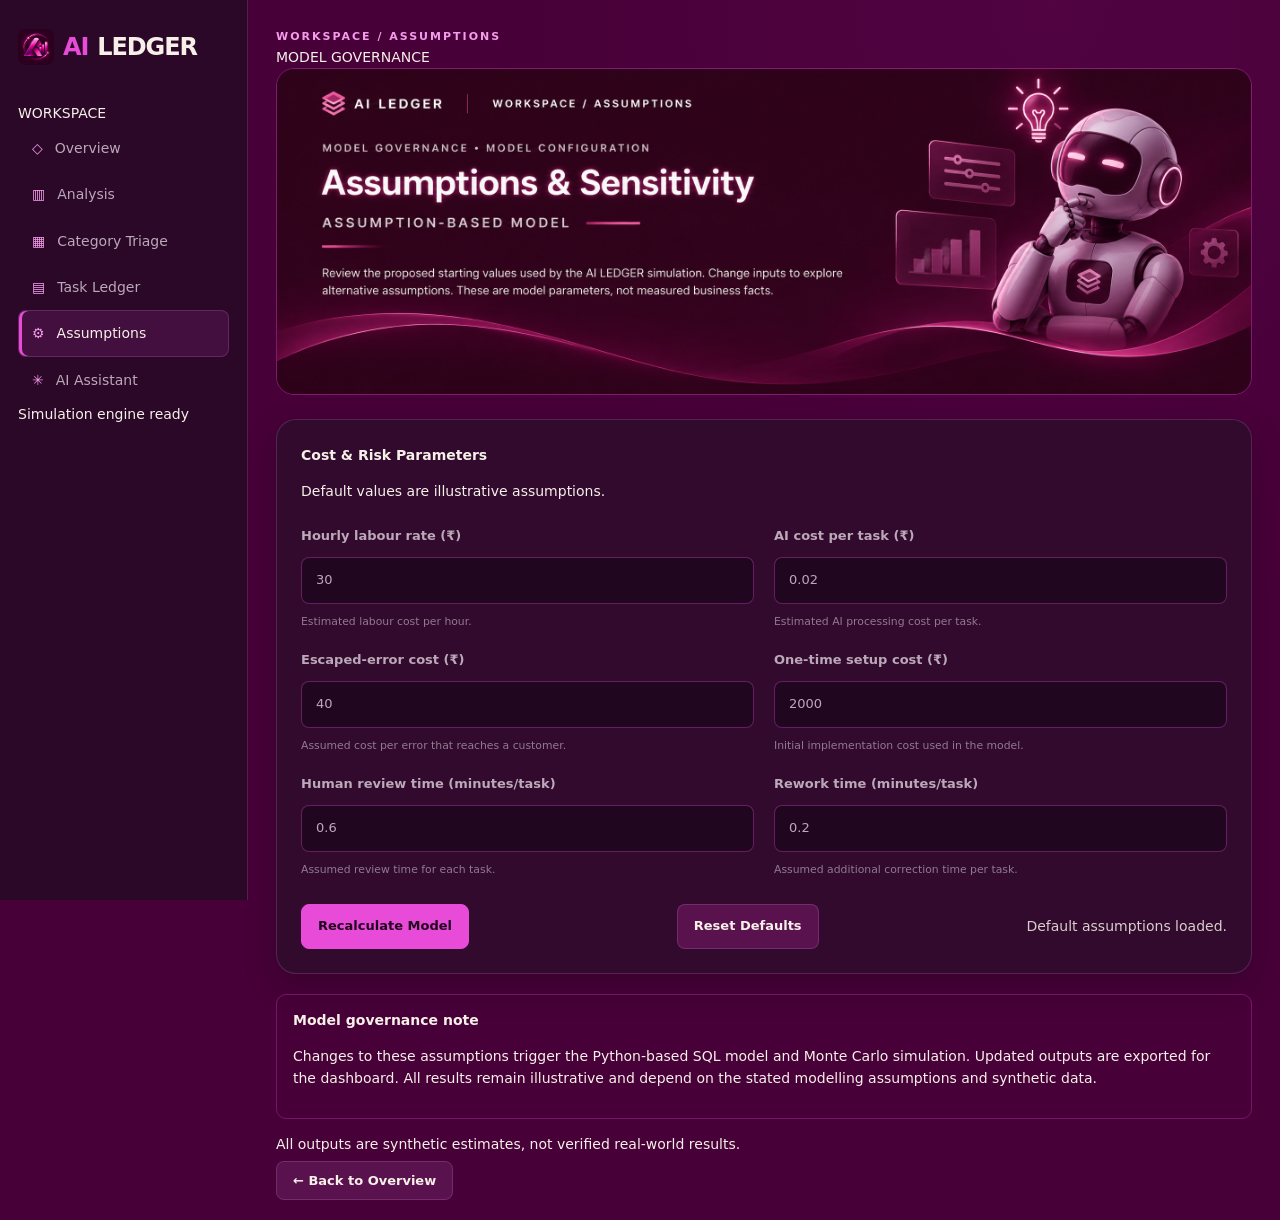
<file: assumptions.html>
<!DOCTYPE html>
<html lang="en">
<head>
  <meta charset="UTF-8">
  <meta name="viewport" content="width=device-width, initial-scale=1.0">
  <title>Assumptions | AI LEDGER</title>
  <link rel="stylesheet" href="styles.css">
  <style>
    .assumptions-intro {
      max-width: 850px;
      line-height: 1.7;
      opacity: .88;
      margin-bottom: 24px;
    }
    .assumptions-grid {
      display: grid;
      grid-template-columns: repeat(2, minmax(0, 1fr));
      gap: 20px;
      margin-top: 24px;
    }
    .assumption-field {
      display: flex;
      flex-direction: column;
      gap: 10px;
    }
    .assumption-field label {
      font-weight: 600;
    }
    .assumption-field small {
      opacity: .7;
      line-height: 1.5;
    }
    .assumption-field input {
      width: 100%;
      box-sizing: border-box;
      padding: 12px 14px;
      color: inherit;
      background: rgba(30, 5, 29, .8);
      border: 1px solid rgba(230, 72, 220, .35);
      border-radius: 8px;
      font: inherit;
    }
    .assumptions-actions {
      display: flex;
      flex-wrap: wrap;
      align-items: center;
      gap: 14px;
      margin-top: 26px;
    }
    #assumption-status {
      opacity: .85;
      line-height: 1.5;
    }
    .assumption-warning {
      margin-top: 20px;
      padding: 14px 16px;
      border: 1px solid rgba(230, 72, 220, .3);
      border-radius: 10px;
      line-height: 1.6;
    }
    @media (max-width: 700px) {
      .assumptions-grid { grid-template-columns: 1fr; }
    }
  </style>
</head>
<body>
<div class="app-shell">
  <aside class="sidebar">
    <a class="brand" href="index.html" aria-label="AI Ledger home">
      <img class="brand-logo" src="assets/ai-ledger-logo.png" alt="">
      <span class="brand-ai">AI</span>
      <span class="brand-ledger">LEDGER</span>
    </a>

    <div class="sidebar-caption">WORKSPACE</div>
    <nav class="sidebar-nav" aria-label="Main navigation">
      <a class="nav-link" href="index.html">
        <span class="nav-icon">◇</span><span>Overview</span>
      </a>
      <a class="nav-link" href="analysis.html">
        <span class="nav-icon">▥</span><span>Analysis</span>
      </a>
      <a class="nav-link" href="category-triage.html">
        <span class="nav-icon">▦</span><span>Category Triage</span>
      </a>
      <a class="nav-link" href="task-ledger.html">
        <span class="nav-icon">▤</span><span>Task Ledger</span>
      </a>
      <a class="nav-link active" href="assumptions.html">
        <span class="nav-icon">⚙</span><span>Assumptions</span>
      </a>
      <a class="nav-link" href="ai-assistant.html">
        <span class="nav-icon">✳</span><span>AI Assistant</span>
      </a>
    </nav>

    <div class="sidebar-footer">
      <span class="status-dot"></span>
      <span>Simulation engine ready</span>
    </div>
  </aside>

  <main class="main-content">
    <header class="topbar">
      <div>
        <div class="eyebrow">WORKSPACE / ASSUMPTIONS</div>
        <div class="data-badge">MODEL GOVERNANCE</div>
      </div>
    </header>

    <section class="dashboard-section">
      <div class="assumptions-hero">
    <img
        src="assets/assumptions-banner.png"
        alt="AI Ledger Assumptions and Sensitivity"
    >
</div>

      <article class="card assumptions-card">
        <h3 class="chart-title">Cost &amp; Risk Parameters</h3>
        <p class="chart-subtitle">
          Default values are illustrative assumptions.
        </p>

        <form id="assumptions-form">
          <div class="assumptions-grid">
            <div class="assumption-field">
              <label for="hourly-rate">Hourly labour rate (₹)</label>
              <input id="hourly-rate" type="number"
                     min="0" step="1" value="30" required>
              <small>Estimated labour cost per hour.</small>
            </div>

            <div class="assumption-field">
              <label for="ai-cost">AI cost per task (₹)</label>
              <input id="ai-cost" type="number"
                     min="0" step="0.01" value="0.02" required>
              <small>Estimated AI processing cost per task.</small>
            </div>

            <div class="assumption-field">
              <label for="error-cost">Escaped-error cost (₹)</label>
              <input id="error-cost" type="number"
                     min="0" step="1" value="40" required>
              <small>Assumed cost per error that reaches a customer.</small>
            </div>

            <div class="assumption-field">
              <label for="setup-cost">One-time setup cost (₹)</label>
              <input id="setup-cost" type="number"
                     min="0" step="100" value="2000" required>
              <small>Initial implementation cost used in the model.</small>
            </div>

            <div class="assumption-field">
              <label for="review-minutes">Human review time (minutes/task)</label>
              <input id="review-minutes" type="number"
                     min="0" step="0.1" value="0.6" required>
              <small>Assumed review time for each task.</small>
            </div>

            <div class="assumption-field">
              <label for="rework-minutes">Rework time (minutes/task)</label>
              <input id="rework-minutes" type="number"
                     min="0" step="0.1" value="0.2" required>
              <small>Assumed additional correction time per task.</small>
            </div>
          </div>

          <div class="assumptions-actions">
            <button class="primary-button" type="submit">
              Recalculate Model
            </button>
            <button class="secondary-button" id="reset-assumptions" type="button">
              Reset Defaults
            </button>
            <span id="assumption-status" role="status" aria-live="polite">
              Default assumptions loaded.
            </span>
          </div>
        </form>
      </article>

      <div class="assumption-warning">
        <strong>Model governance note</strong>
        <p>
          <p>
  Changes to these assumptions trigger the Python-based SQL model
  and Monte Carlo simulation. Updated outputs are exported for
  the dashboard. All results remain illustrative and depend on
  the stated modelling assumptions and synthetic data.
</p>
        </p>
      </div>

      <p class="kpi-note">
        All outputs are synthetic estimates, not verified real-world results.
      </p>

      <a class="secondary-button" href="index.html">← Back to Overview</a>
    </section>
  </main>
</div>

<script>
(() => {
    const form = document.getElementById("assumptions-form");
    const status = document.getElementById("assumption-status");

    const defaults = {
        "hourly-rate": 30,
        "ai-cost": 0.02,
        "error-cost": 40,
        "setup-cost": 2000,
        "review-minutes": 0.6,
        "rework-minutes": 0.2
    };

    form.addEventListener("submit", async (event) => {
        event.preventDefault();

        const values = {};

        for (const [id, defaultValue] of Object.entries(defaults)) {
            const input = document.getElementById(id);
            const number = Number(input.value);

            if (
                input.value.trim() === "" ||
                !Number.isFinite(number) ||
                number < 0
            ) {
                status.textContent = "Please enter valid non-negative values.";
                input.focus();
                return;
            }

            if (
                (id === "review-minutes" || id === "rework-minutes") &&
                number <= 0
            ) {
                status.textContent = "Review and rework minutes must be greater than zero.";
                input.focus();
                return;
            }

            values[id] = number;
        }

        const payload = {
            hourly_rate: values["hourly-rate"],
            ai_cost_per_task: values["ai-cost"],
            escaped_error_cost: values["error-cost"],
            setup_cost: values["setup-cost"],
            target_review_minutes: values["review-minutes"],
            target_rework_minutes: values["rework-minutes"],
            review_catch_rate: 0.85
        };

        const button = form.querySelector('button[type="submit"]');

        button.disabled = true;
        button.textContent = "Recalculating...";
        status.textContent = "Running SQL model and Monte Carlo simulation...";

        try {
            const response = await fetch("/api/recalculate", {
                method: "POST",
                headers: {
                    "Content-Type": "application/json"
                },
                body: JSON.stringify(payload)
            });

            const result = await response.json();

            if (!response.ok || !result.success) {
                throw new Error(
                    result.error || "Model recalculation failed."
                );
            }

            status.textContent =
                "Success! SQL model and Monte Carlo simulation recalculated.";

            console.log("AI Ledger recalculation results:", result);

        } catch (error) {
            status.textContent = "Recalculation failed: " + error.message;
            console.error(error);

        } finally {
            button.disabled = false;
            button.textContent = "Recalculate Model";
        }
    });

    document.getElementById("reset-assumptions").addEventListener("click", () => {
        for (const [id, value] of Object.entries(defaults)) {
            document.getElementById(id).value = value;
        }

        status.textContent = "Default assumptions restored. Click Recalculate Model to apply.";
    });
})();
</script>
</body>
</html>
</file>
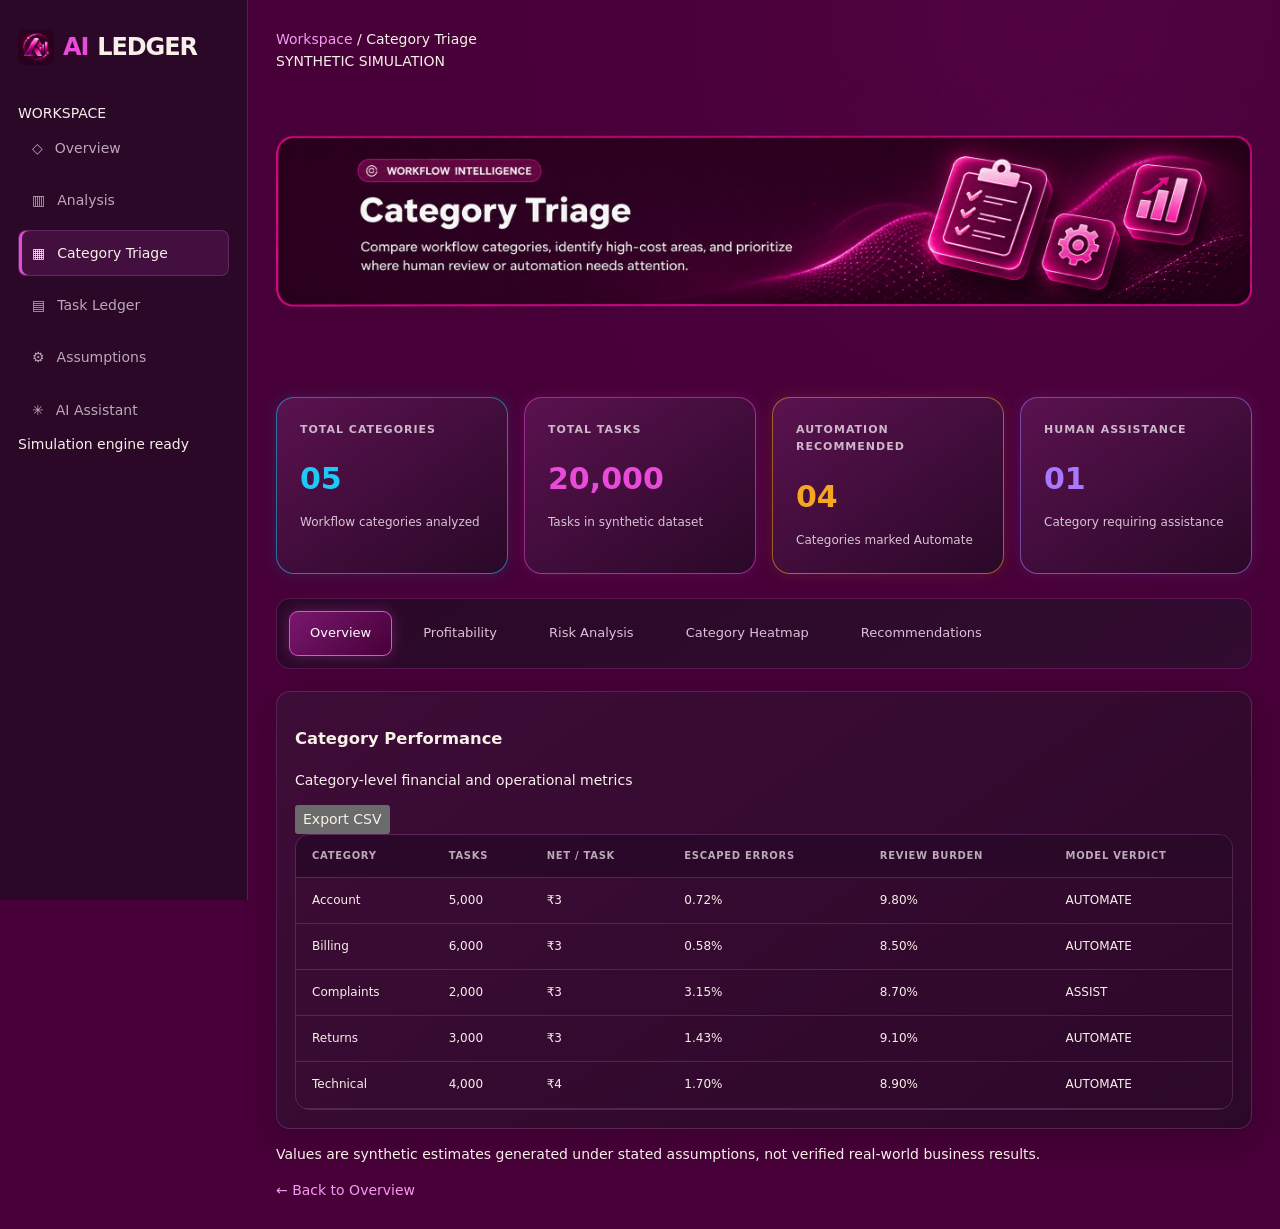
<file: category-triage.html>
<!DOCTYPE html>
<html lang="en">
<head>
  <meta charset="UTF-8">
  <meta name="viewport" content="width=device-width, initial-scale=1.0">
  <meta name="theme-color" content="#470038">
  <title>Category Triage | AI LEDGER</title>
  <link rel="stylesheet" href="styles.css">
</head>
<body>
  <div class="app-shell">
    <aside class="sidebar">
      <a class="brand" href="index.html" aria-label="AI Ledger home">
        <img class="brand-logo" src="assets/ai-ledger-logo.png" alt="">
        <span class="brand-ai">AI</span>
        <span class="brand-ledger">LEDGER</span>
      </a>

      <div class="sidebar-caption">WORKSPACE</div>
      <nav class="nav-list" aria-label="Main navigation">
        <a class="nav-link" href="index.html">◇ <span>Overview</span></a>
        <a class="nav-link" href="analysis.html">▥ <span>Analysis</span></a>
        <a class="nav-link active" href="category-triage.html" aria-current="page">▦ <span>Category Triage</span></a>
        <a class="nav-link" href="task-ledger.html">▤ <span>Task Ledger</span></a>
        <a class="nav-link" href="assumptions.html">⚙ <span>Assumptions</span></a>
        <a class="nav-link" href="ai-assistant.html">✳ <span>AI Assistant</span></a>
      </nav>

      <div class="sidebar-footer">Simulation engine ready</div>
    </aside>

    <main class="main-content">
      <header class="topbar">
        <div class="breadcrumb">
          <a href="index.html">Workspace</a>
          <span class="breadcrumb-separator">/</span>
          <span>Category Triage</span>
        </div>
        <span class="environment-label">
          <span class="status-dot"></span>
          SYNTHETIC SIMULATION
        </span>
      </header>

      <div class="category-banner">
    <img
        src="assets/category-triage-banner.png"
        alt="Category Triage – Workflow Intelligence"
    >
</div>

<!-- CATEGORY TRIAGE KPI CARDS -->
<div class="category-kpi-grid">

  <div class="category-kpi-card kpi-cyan">
        <span class="category-kpi-label">TOTAL CATEGORIES</span>
        <h2>05</h2>
        <p>Workflow categories analyzed</p>
    </div>
<div class="category-kpi-card kpi-magenta">
        <span class="category-kpi-label">TOTAL TASKS</span>
        <h2>20,000</h2>
        <p>Tasks in synthetic dataset</p>
    </div>

  <div class="category-kpi-card kpi-amber">
        <span class="category-kpi-label">AUTOMATION RECOMMENDED</span>
        <h2>04</h2>
        <p>Categories marked Automate</p>
    </div>
<div class="category-kpi-card kpi-violet">
        <span class="category-kpi-label">HUMAN ASSISTANCE</span>
        <h2>01</h2>
        <p>Category requiring assistance</p>
    </div>

</div>

<!-- CATEGORY TRIAGE NAVIGATION TABS -->
<div class="category-tabs">
    <button class="category-tab active" data-tab="overview">Overview</button>
    <button class="category-tab" data-tab="profitability">Profitability</button>
    <button class="category-tab" data-tab="risk">Risk Analysis</button>
    <button class="category-tab" data-tab="heatmap">Category Heatmap</button>
    <button class="category-tab" data-tab="recommendations">Recommendations</button>
</div>

<div class="card chart-card category-panel active" data-panel="overview">
          <div class="section-heading">
            <div>
              <h3>Category Performance</h3>
              <p>Category-level financial and operational metrics</p>
            </div>
            <button class="button" id="export-categories" type="button">Export CSV</button>
          </div>

          <div class="table-wrapper">
            <table id="category-table">
              <thead>
                <tr>
                  <th>Category</th>
                    <th>Tasks</th>
                    <th>Net / Task</th>
                    <th>Escaped Errors</th>
                    <th>Review Burden</th>
                    <th>Model Verdict</th>
                </tr>
              </thead>
              <tbody id="category-table-body">
                <tr><td colspan="7">Loading category data…</td></tr>
              </tbody>
            </table>
          </div>
        </div>
        <!-- PROFITABILITY PANEL -->
<div class="card chart-card category-panel" data-panel="profitability">

    <div class="section-heading">
        <div>
            <h3>Category Profitability</h3>
            <p>Compare estimated net value generated across workflow categories</p>
        </div>
        <button class="button" id="export-profitability" type="button">
    Export Profitability CSV
</button>
    </div>

    <div class="table-wrapper">
        <table>
            <thead>
                <tr>
                    <th>Category</th>
                    <th>Tasks</th>
                    <th>Net / Task</th>
                    <th>Estimated Net Value</th>
                </tr>
            </thead>

            <tbody id="profitability-table-body">
                <tr>
                    <td colspan="4">Loading profitability data...</td>
                </tr>
            </tbody>
        </table>
    </div>

    <p class="kpi-note">
        Estimated net value is calculated as task volume × net value per task.
        All figures are synthetic model estimates.
    </p>

</div>
<!-- RISK ANALYSIS PANEL -->
<div class="card chart-card category-panel" data-panel="risk">

    <div class="section-heading">
        <div>
            <h3>Category Risk Analysis</h3>
            <p>Identify categories with high escaped errors and review burden</p>
        </div>

        <button class="button" id="export-risk" type="button">
            Export Risk CSV
        </button>
    </div>

    <div class="table-wrapper">
        <table>
            <thead>
                <tr>
                    <th>Category</th>
                    <th>Tasks</th>
                    <th>Escaped Error Rate</th>
                    <th>Review Burden</th>
                    <th>Risk Level</th>
                    <th>Model Verdict</th>
                </tr>
            </thead>

            <tbody id="risk-table-body">
                <tr>
                    <td colspan="6">Loading risk data...</td>
                </tr>
            </tbody>
        </table>
    </div>

</div>
<!-- CATEGORY HEATMAP PANEL -->
<div class="card chart-card category-panel" data-panel="heatmap">

    <div class="section-heading">
        <div>
            <h3>Category Risk Heatmap</h3>
            <p>Visual comparison of workflow risk across categories</p>
        </div>

        <button class="button" id="export-heatmap" type="button">
            Export Heatmap CSV
        </button>
    </div>

    <div class="table-wrapper">
        <table>
            <thead>
                <tr>
                    <th>Category</th>
                    <th>Escaped Error Rate</th>
                    <th>Review Burden</th>
                    <th>Risk Level</th>
                    <th>Model Verdict</th>
                </tr>
            </thead>

            <tbody id="heatmap-table-body">
                <tr>
                    <td colspan="5">Loading heatmap data...</td>
                </tr>
            </tbody>
        </table>
    </div>

</div>
<!-- RECOMMENDATIONS PANEL -->
<div class="card chart-card category-panel" data-panel="recommendations">

    <div class="section-heading">
        <div>
            <h3>Category Recommendations</h3>
            <p>Suggested actions based on category risk and operational metrics</p>
        </div>

        <button class="button" id="export-recommendations" type="button">
            Export Recommendations CSV
        </button>
    </div>

    <div class="table-wrapper">
        <table>
            <thead>
                <tr>
                    <th>Category</th>
                    <th>Priority</th>
                    <th>Key Signal</th>
                    <th>Recommended Action</th>
                </tr>
            </thead>

            <tbody id="recommendations-table-body">
                <tr>
                    <td colspan="4">Loading recommendations...</td>
                </tr>
            </tbody>
        </table>
    </div>

    <p class="kpi-note">
        Recommendations are rule-based suggestions derived from synthetic model data.
    </p>

</div>
        <p class="kpi-note">
          Values are synthetic estimates generated under stated assumptions,
          not verified real-world business results.
        </p>

        <a class="button" href="index.html">← Back to Overview</a>
      </section>
    </main>
  </div>

  <div class="toast" id="toast" role="status" aria-live="polite"></div>

  <script>
    let exportRows = [];

    const money = value => new Intl.NumberFormat("en-IN", {
      style: "currency",
      currency: "INR",
      maximumFractionDigits: 0
    }).format(Number(value) || 0);

    function getValue(row, keys) {
      const key = keys.find(name => row[name] !== undefined && row[name] !== null);
      return key ? row[key] : 0;
    }

    function renderCategories(rows) {
      const body = document.getElementById("category-table-body");
      body.replaceChildren();

      if (!rows.length) {
        body.innerHTML = '<tr><td colspan="7">No category rows found in the export.</td></tr>';
        return;
      }

      for (const row of rows) {
       const tasks = Number(getValue(row, ["tasks", "task_count", "total_tasks"]));
    const netPerTask = Number(getValue(row, ["net_per_task"]));
    const escapedErrorRate = Number(getValue(row, ["escaped_error_rate"]));
    const reviewBurden = Number(getValue(row, ["review_burden"]));

const values = [
    getValue(row, ["category", "task_category", "name"]),
    tasks.toLocaleString("en-IN"),
    money(netPerTask),
    (escapedErrorRate * 100).toFixed(2) + "%",
    (reviewBurden * 100).toFixed(2) + "%",
    getValue(row, ["verdict"]) || "REVIEW"
];

        const tr = document.createElement("tr");
        for (const value of values) {
          const td = document.createElement("td");
          td.textContent = String(value);
          tr.appendChild(td);
        }
        body.appendChild(tr);
      }
    }
    function renderProfitability(rows) {
    const body = document.getElementById("profitability-table-body");

    if (!body) return;

    body.replaceChildren();

    if (!rows.length) {
        body.innerHTML =
            '<tr><td colspan="4">No profitability data available.</td></tr>';
        return;
    }

    rows.forEach(row => {
        const category = getValue(row, ["category", "task_category", "name"]);
        const tasks = Number(getValue(row, ["tasks", "task_count", "total_tasks"]));
        const netPerTask = Number(getValue(row, ["net_per_task"]));
        const totalNetValue = tasks * netPerTask;

        const tr = document.createElement("tr");

        const values = [
            category,
            tasks.toLocaleString("en-IN"),
            money(netPerTask),
            money(totalNetValue)
        ];

       values.forEach((value, index) => {
    const td = document.createElement("td");
    td.textContent = String(value);

    // Risk Level colour
    if (index === 4) {
        td.style.fontWeight = "700";
        td.style.borderRadius = "6px";

        if (value === "HIGH") {
            td.style.color = "#ff5c7a";
            td.style.background = "rgba(255, 92, 122, 0.15)";
        } else if (value === "MEDIUM") {
            td.style.color = "#ffbd4a";
            td.style.background = "rgba(255, 189, 74, 0.15)";
        } else {
            td.style.color = "#35d6a0";
            td.style.background = "rgba(53, 214, 160, 0.12)";
        }
    }

    tr.appendChild(td);
});

        body.appendChild(tr);
    });
}
// RISK ANALYSIS TABLE
function renderRiskAnalysis(rows) {
    const body = document.getElementById("risk-table-body");

    if (!body) return;

    body.replaceChildren();

    if (!rows.length) {
        body.innerHTML =
            '<tr><td colspan="6">No risk data available.</td></tr>';
        return;
    }

    rows.forEach(row => {
        const category = getValue(row, ["category", "task_category", "name"]);
        const tasks = Number(getValue(row, ["tasks", "task_count", "total_tasks"]));

        let errorRate = Number(getValue(row, ["escaped_error_rate"])) || 0;
        let reviewBurden = Number(getValue(row, ["review_burden"])) || 0;

        if (errorRate <= 1) errorRate *= 100;
        if (reviewBurden <= 1) reviewBurden *= 100;

        const riskLevel =
            errorRate >= 2 ? "HIGH" :
            errorRate >= 1 ? "MEDIUM" : "LOW";

        const verdict = getValue(row, ["verdict"]) || "REVIEW";

        const values = [
            category,
            tasks.toLocaleString("en-IN"),
            errorRate.toFixed(2) + "%",
            reviewBurden.toFixed(2) + "%",
            riskLevel,
            verdict
        ];

        const tr = document.createElement("tr");

        values.forEach((value, index) => {
    const td = document.createElement("td");
    td.textContent = String(value);

    // Risk Level colour
    if (index === 4) {
        td.style.fontWeight = "700";
        td.style.borderRadius = "6px";

        if (value === "HIGH") {
            td.style.color = "#ff5c7a";
            td.style.background = "rgba(255, 92, 122, 0.15)";
        } else if (value === "MEDIUM") {
            td.style.color = "#ffbd4a";
            td.style.background = "rgba(255, 189, 74, 0.15)";
        } else {
            td.style.color = "#35d6a0";
            td.style.background = "rgba(53, 214, 160, 0.12)";
        }
    }

    tr.appendChild(td);
});

        body.appendChild(tr);
    });
}
// CATEGORY HEATMAP TABLE
function renderHeatmap(rows) {
    const body = document.getElementById("heatmap-table-body");

    if (!body) return;

    body.replaceChildren();

    if (!rows.length) {
        body.innerHTML =
            '<tr><td colspan="5">No heatmap data available.</td></tr>';
        return;
    }

    rows.forEach(row => {
        const category = getValue(row, ["category", "task_category", "name"]);

        let errorRate = Number(getValue(row, ["escaped_error_rate"])) || 0;
        let reviewBurden = Number(getValue(row, ["review_burden"])) || 0;

        if (errorRate <= 1) errorRate *= 100;
        if (reviewBurden <= 1) reviewBurden *= 100;

        const riskLevel =
            errorRate >= 2 ? "HIGH" :
            errorRate >= 1 ? "MEDIUM" : "LOW";

        const verdict = getValue(row, ["verdict"]) || "REVIEW";

        const tr = document.createElement("tr");

        const values = [
            category,
            errorRate.toFixed(2) + "%",
            reviewBurden.toFixed(2) + "%",
            riskLevel,
            verdict
        ];

       values.forEach((value, index) => {
    const td = document.createElement("td");
    td.textContent = String(value);

    // Escaped Error Rate heatmap
    if (index === 1) {
        td.style.fontWeight = "700";

        if (errorRate >= 2) {
            td.style.background = "rgba(255, 92, 122, 0.20)";
            td.style.color = "#ff5c7a";
        } else if (errorRate >= 1) {
            td.style.background = "rgba(255, 189, 74, 0.18)";
            td.style.color = "#ffbd4a";
        } else {
            td.style.background = "rgba(53, 214, 160, 0.14)";
            td.style.color = "#35d6a0";
        }
    }

    // Review Burden heatmap
    if (index === 2) {
        td.style.fontWeight = "700";

        if (reviewBurden >= 30) {
            td.style.background = "rgba(255, 92, 122, 0.20)";
            td.style.color = "#ff5c7a";
        } else if (reviewBurden >= 25) {
            td.style.background = "rgba(255, 189, 74, 0.18)";
            td.style.color = "#ffbd4a";
        } else {
            td.style.background = "rgba(53, 214, 160, 0.14)";
            td.style.color = "#35d6a0";
        }
    }

    // Risk Level indicator
    if (index === 3) {
        td.style.fontWeight = "700";
        td.style.color =
            riskLevel === "HIGH" ? "#ff5c7a" :
            riskLevel === "MEDIUM" ? "#ffbd4a" :
            "#35d6a0";
    }

    tr.appendChild(td);
});

        body.appendChild(tr);
    });
}
// RECOMMENDATIONS TABLE
function renderRecommendations(rows) {
    const body = document.getElementById("recommendations-table-body");

    if (!body) return;

    body.replaceChildren();

    if (!rows.length) {
        body.innerHTML =
            '<tr><td colspan="4">No recommendations available.</td></tr>';
        return;
    }

    rows.forEach(row => {
        const category = getValue(row, ["category", "task_category", "name"]);

        let errorRate = Number(getValue(row, ["escaped_error_rate"])) || 0;
        let reviewBurden = Number(getValue(row, ["review_burden"])) || 0;

        if (errorRate <= 1) errorRate *= 100;
        if (reviewBurden <= 1) reviewBurden *= 100;

        let priority;
        let signal;
        let action;

        if (errorRate >= 2) {
            priority = "HIGH";
            signal = `Escaped errors: ${errorRate.toFixed(2)}%`;
            action = "Keep human review and investigate errors";
        } else if (reviewBurden >= 30) {
            priority = "MEDIUM";
            signal = `Review burden: ${reviewBurden.toFixed(2)}%`;
            action = "Review automation opportunities";
        } else {
            priority = "LOW";
            signal = "Low operational risk";
            action = "Continue automation with monitoring";
        }

        const tr = document.createElement("tr");

        [category, priority, signal, action].forEach((value, index) => {
    const td = document.createElement("td");

    if (index === 1) {
        const badge = document.createElement("span");
        badge.textContent = value;
        badge.style.display = "inline-block";
        badge.style.padding = "5px 12px";
        badge.style.borderRadius = "20px";
        badge.style.fontSize = "11px";
        badge.style.fontWeight = "700";
        badge.style.letterSpacing = "0.5px";

        if (value === "HIGH") {
            badge.style.color = "#ff5c7a";
            badge.style.background = "rgba(255, 92, 122, 0.15)";
            badge.style.border = "1px solid rgba(255, 92, 122, 0.35)";
        } else if (value === "MEDIUM") {
            badge.style.color = "#ffbd4a";
            badge.style.background = "rgba(255, 189, 74, 0.15)";
            badge.style.border = "1px solid rgba(255, 189, 74, 0.35)";
        } else {
            badge.style.color = "#35d6a0";
            badge.style.background = "rgba(53, 214, 160, 0.15)";
            badge.style.border = "1px solid rgba(53, 214, 160, 0.35)";
        }

        td.appendChild(badge);
    } else {
        td.textContent = String(value);
    }

    tr.appendChild(td);
});
        body.appendChild(tr);
    });
}
    async function loadCategories() {
      const body = document.getElementById("category-table-body");

      try {
        const response = await fetch("EXPORTS/category_summary.json", {
          cache: "no-store"
        });

        if (!response.ok) {
          throw new Error(`HTTP ${response.status}`);
        }

        const data = await response.json();
        exportRows = Array.isArray(data)
          ? data
          : (Array.isArray(data.categories) ? data.categories : []);

        renderCategories(exportRows);
        renderProfitability(exportRows);
        renderRiskAnalysis(exportRows);
        renderHeatmap(exportRows);
        renderRecommendations(exportRows);
      } catch (error) {
        console.error("Category data loading failed:", error);
        body.innerHTML =
          '<tr><td colspan="7">Could not load category data. Check the export file and local server.</td></tr>';
      }
    }

    document.getElementById("export-categories").addEventListener("click", () => {
      if (!exportRows.length) {
        alert("No category data is available to export yet.");
        return;
      }

      const columns = [...new Set(exportRows.flatMap(row => Object.keys(row)))];
      const escapeCsv = value => {
        const text = String(value ?? "");
        return `"${text.replace(/"/g, '""')}"`;
      };

      const csv = [
        columns.map(escapeCsv).join(","),
        ...exportRows.map(row => columns.map(column => escapeCsv(row[column])).join(","))
      ].join("\r\n");

      const url = URL.createObjectURL(new Blob([csv], { type: "text/csv;charset=utf-8;" }));
      const link = document.createElement("a");
      link.href = url;
      link.download = "ai-ledger-category-triage.csv";
      link.click();
      URL.revokeObjectURL(url);
    });
    // PROFITABILITY CSV EXPORT
document.getElementById("export-profitability").addEventListener("click", () => {
    if (!exportRows.length) {
        alert("No profitability data available to export.");
        return;
    }

    const rows = exportRows.map(row => {
        const category = getValue(row, ["category", "task_category", "name"]);
        const tasks = Number(getValue(row, ["tasks", "task_count", "total_tasks"]));
        const netPerTask = Number(getValue(row, ["net_per_task"]));

        return [
            category,
            tasks,
            netPerTask,
            tasks * netPerTask
        ];
    });

    const csvCell = value =>
        `"${String(value ?? "").replace(/"/g, '""')}"`;

    const csv = [
        ["Category", "Tasks", "Net / Task", "Estimated Net Value"],
        ...rows
    ].map(row => row.map(csvCell).join(",")).join("\r\n");

    const url = URL.createObjectURL(
        new Blob([csv], { type: "text/csv;charset=utf-8;" })
    );

    const link = document.createElement("a");
    link.href = url;
    link.download = "ai-ledger-profitability.csv";
    link.click();

    URL.revokeObjectURL(url);
});
// RISK ANALYSIS CSV EXPORT
document.getElementById("export-risk").addEventListener("click", () => {
    if (!exportRows.length) {
        alert("No risk data available to export.");
        return;
    }

    const rows = exportRows.map(row => {
        const category = getValue(row, ["category", "task_category", "name"]);
        const tasks = Number(getValue(row, ["tasks", "task_count", "total_tasks"]));

        let errorRate = Number(getValue(row, ["escaped_error_rate"])) || 0;
        let reviewBurden = Number(getValue(row, ["review_burden"])) || 0;

        if (errorRate <= 1) errorRate *= 100;
        if (reviewBurden <= 1) reviewBurden *= 100;

        const riskLevel =
            errorRate >= 2 ? "HIGH" :
            errorRate >= 1 ? "MEDIUM" : "LOW";

        return [
            category,
            tasks,
            errorRate.toFixed(2) + "%",
            reviewBurden.toFixed(2) + "%",
            riskLevel,
            getValue(row, ["verdict"]) || "REVIEW"
        ];
    });

    const csvCell = value =>
        `"${String(value ?? "").replace(/"/g, '""')}"`;

    const csv = [
        ["Category", "Tasks", "Escaped Error Rate", "Review Burden", "Risk Level", "Model Verdict"],
        ...rows
    ].map(row => row.map(csvCell).join(",")).join("\r\n");

    const url = URL.createObjectURL(
        new Blob([csv], { type: "text/csv;charset=utf-8;" })
    );

    const link = document.createElement("a");
    link.href = url;
    link.download = "ai-ledger-risk-analysis.csv";
    link.click();

    URL.revokeObjectURL(url);
});
// CATEGORY HEATMAP CSV EXPORT
document.getElementById("export-heatmap").addEventListener("click", () => {
    if (!exportRows.length) {
        alert("No heatmap data available to export.");
        return;
    }

    const rows = exportRows.map(row => {
        const category = getValue(row, ["category", "task_category", "name"]);

        let errorRate = Number(getValue(row, ["escaped_error_rate"])) || 0;
        let reviewBurden = Number(getValue(row, ["review_burden"])) || 0;

        if (errorRate <= 1) errorRate *= 100;
        if (reviewBurden <= 1) reviewBurden *= 100;

        const riskLevel =
            errorRate >= 2 ? "HIGH" :
            errorRate >= 1 ? "MEDIUM" : "LOW";

        return [
            category,
            errorRate.toFixed(2) + "%",
            reviewBurden.toFixed(2) + "%",
            riskLevel,
            getValue(row, ["verdict"]) || "REVIEW"
        ];
    });

    const csvCell = value =>
        `"${String(value ?? "").replace(/"/g, '""')}"`;

    const csv = [
        ["Category", "Escaped Error Rate", "Review Burden", "Risk Level", "Model Verdict"],
        ...rows
    ].map(row => row.map(csvCell).join(",")).join("\r\n");

    const url = URL.createObjectURL(
        new Blob([csv], { type: "text/csv;charset=utf-8;" })
    );

    const link = document.createElement("a");
    link.href = url;
    link.download = "ai-ledger-category-heatmap.csv";
    link.click();

    URL.revokeObjectURL(url);
});
// RECOMMENDATIONS CSV EXPORT
document.getElementById("export-recommendations").addEventListener("click", () => {
    if (!exportRows.length) {
        alert("No recommendation data available to export.");
        return;
    }

    const rows = exportRows.map(row => {
        const category = getValue(row, ["category", "task_category", "name"]);

        let errorRate = Number(getValue(row, ["escaped_error_rate"])) || 0;
        let reviewBurden = Number(getValue(row, ["review_burden"])) || 0;

        if (errorRate <= 1) errorRate *= 100;
        if (reviewBurden <= 1) reviewBurden *= 100;

        let priority;
        let signal;
        let action;

        if (errorRate >= 2) {
            priority = "HIGH";
            signal = `Escaped errors: ${errorRate.toFixed(2)}%`;
            action = "Keep human review and investigate errors";
        } else if (reviewBurden >= 30) {
            priority = "MEDIUM";
            signal = `Review burden: ${reviewBurden.toFixed(2)}%`;
            action = "Review automation opportunities";
        } else {
            priority = "LOW";
            signal = "Low operational risk";
            action = "Continue automation with monitoring";
        }

        return [category, priority, signal, action];
    });

    const csvCell = value =>
        `"${String(value ?? "").replace(/"/g, '""')}"`;

    const csv = [
        ["Category", "Priority", "Key Signal", "Recommended Action"],
        ...rows
    ].map(row => row.map(csvCell).join(",")).join("\r\n");

    const url = URL.createObjectURL(
        new Blob([csv], { type: "text/csv;charset=utf-8;" })
    );

    const link = document.createElement("a");
    link.href = url;
    link.download = "ai-ledger-recommendations.csv";
    link.click();

    URL.revokeObjectURL(url);
});
// CATEGORY TRIAGE TAB SWITCHING
const categoryTabs = document.querySelectorAll(".category-tab");
const categoryPanels = document.querySelectorAll(".category-panel");

categoryTabs.forEach(tab => {
    tab.addEventListener("click", () => {
        const target = tab.dataset.tab;
        const targetPanel = document.querySelector(
            `.category-panel[data-panel="${target}"]`
        );

        // Switch only when the target panel exists
        if (!targetPanel) return;

        categoryTabs.forEach(item => {
            item.classList.remove("active");
        });

        categoryPanels.forEach(panel => {
            panel.classList.remove("active");
        });

        tab.classList.add("active");
        targetPanel.classList.add("active");
    });
});
    loadCategories();
  </script>
</body>
</html>
</file>
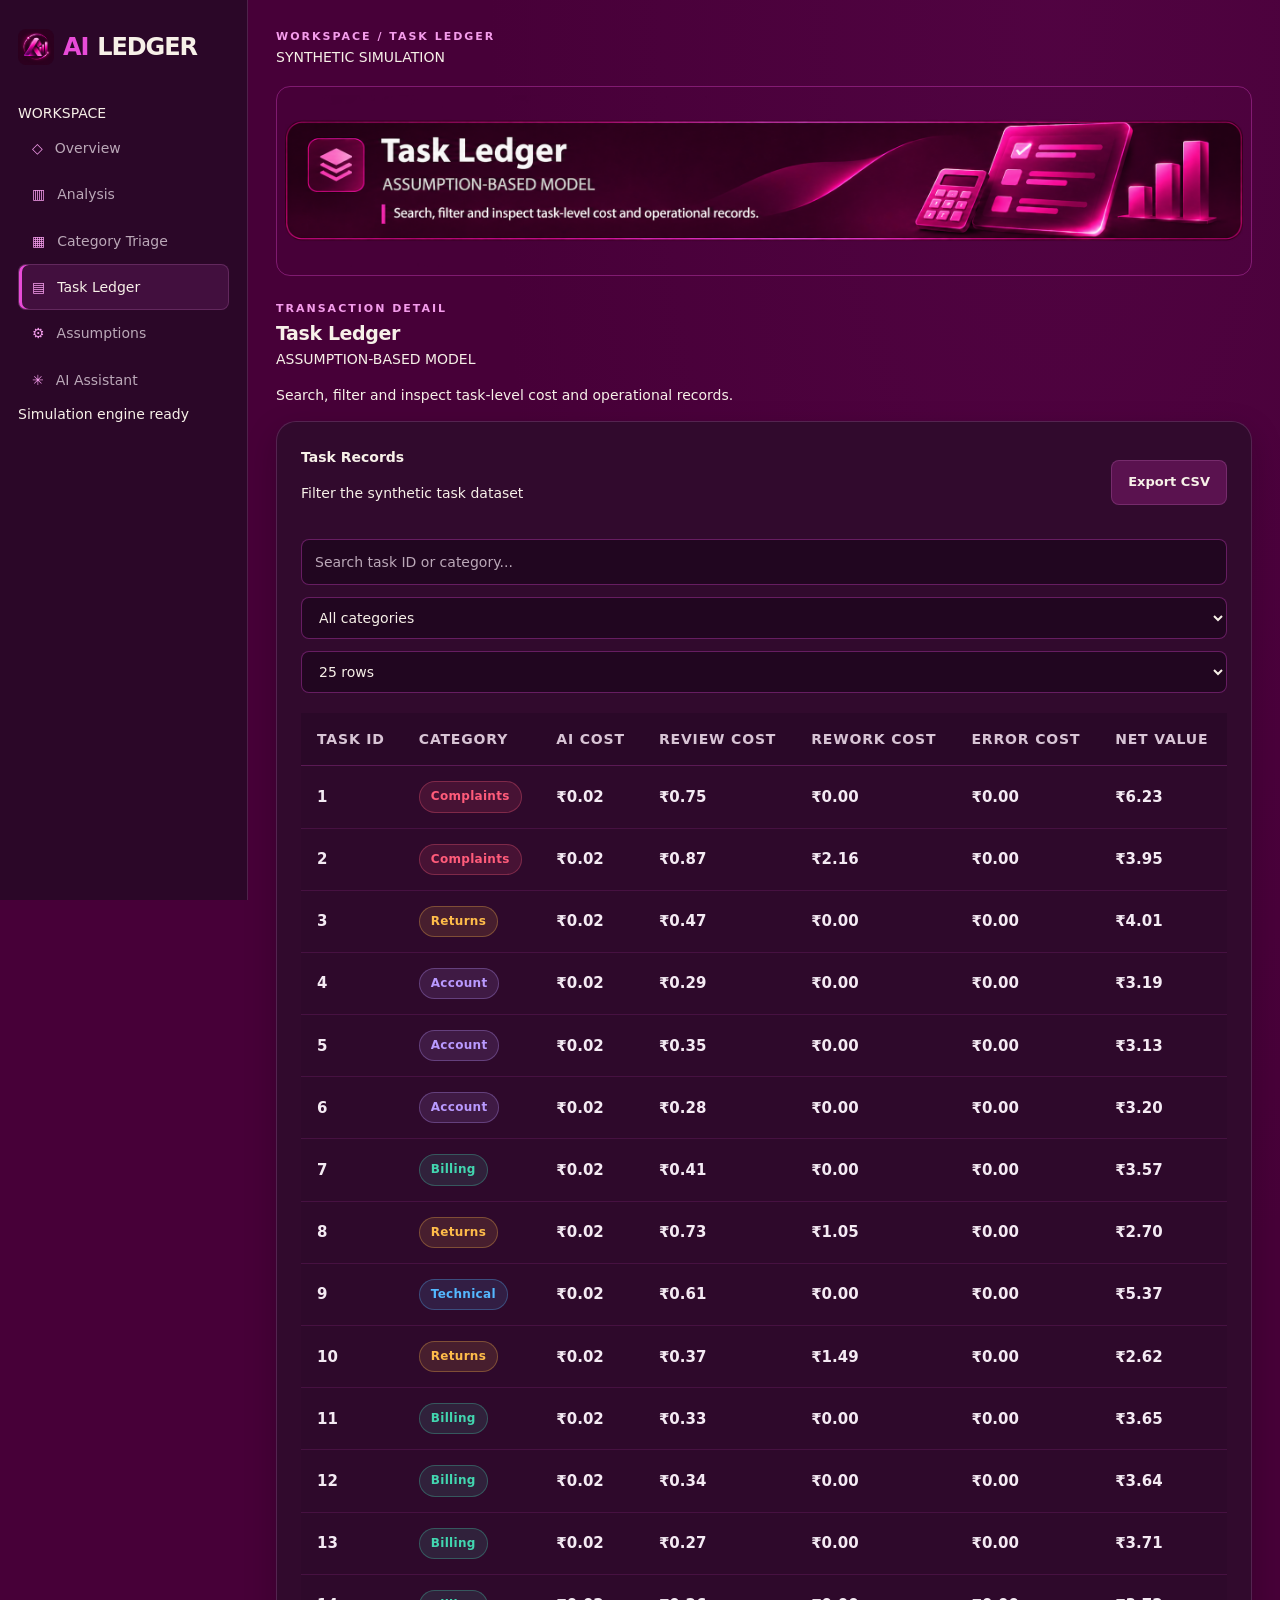
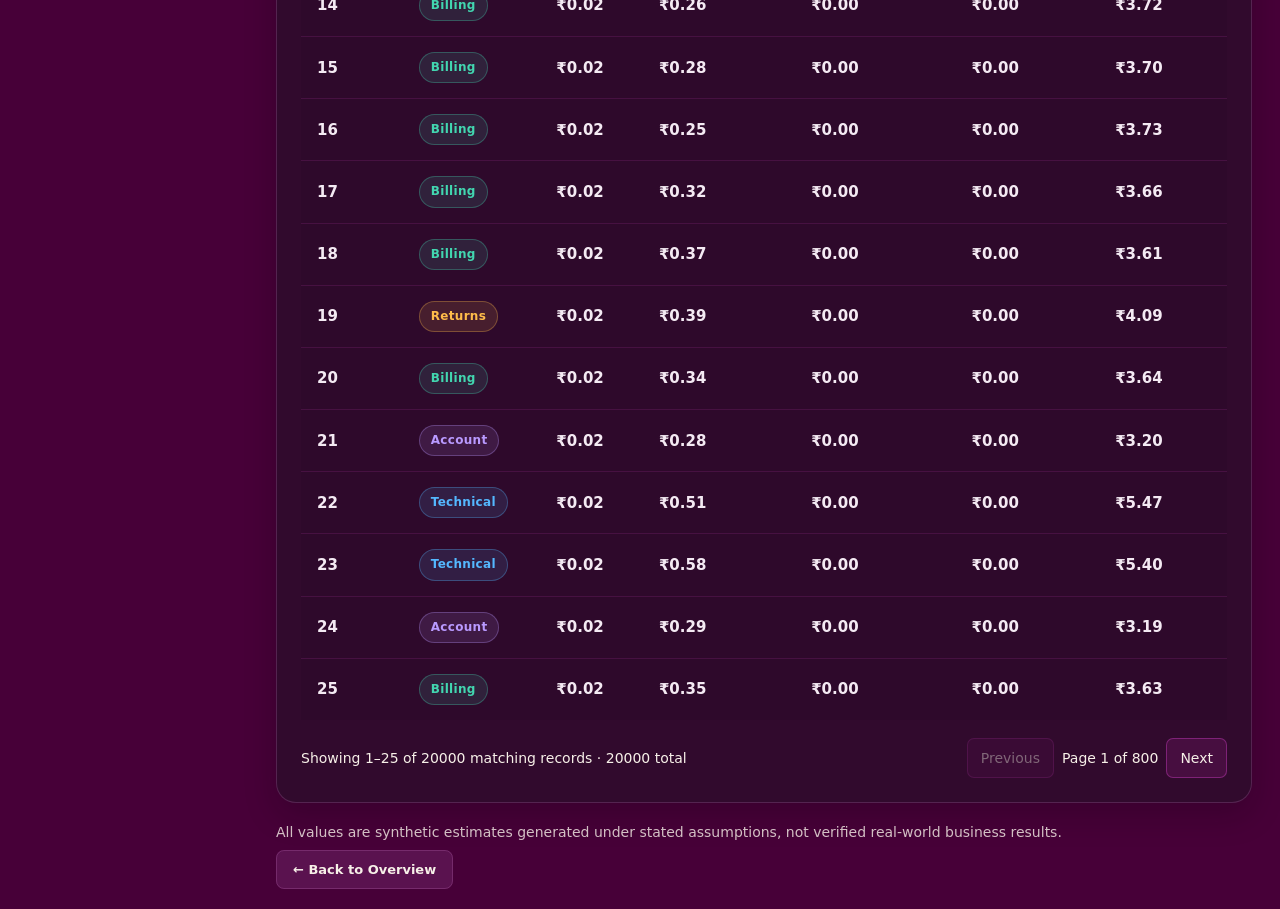
<file: task-ledger.html>
<!DOCTYPE html>
<html lang="en">
<head>
  <meta charset="UTF-8">
  <meta name="viewport" content="width=device-width, initial-scale=1.0">
  <title>Task Ledger | AI LEDGER</title>
  <link rel="stylesheet" href="styles.css">
  <style>
    .ledger-toolbar {
      display: flex;
      flex-wrap: wrap;
      gap: 12px;
      margin: 20px 0;
    }
    .ledger-toolbar input,
    .ledger-toolbar select {
      padding: 11px 13px;
      color: inherit;
      background: rgba(30, 5, 29, .8);
      border: 1px solid rgba(230, 72, 220, .35);
      border-radius: 8px;
      min-width: 150px;
    }
    .ledger-toolbar input { flex: 1; min-width: 220px; }
    .ledger-table-wrap { overflow-x: auto; }
    #ledger-table {
      width: 100%;
      border-collapse: collapse;
      min-width: 900px;
    }
    #ledger-table th, #ledger-table td {
      padding: 13px 15px;
      text-align: left;
      border-bottom: 1px solid rgba(230, 72, 220, .18);
      white-space: nowrap;
    }
    #ledger-table th {
      font-size: 12px;
      text-transform: uppercase;
      letter-spacing: .06em;
    }
    .ledger-footer {
      display: flex;
      align-items: center;
      justify-content: space-between;
      flex-wrap: wrap;
      gap: 12px;
      margin-top: 18px;
    }
    .ledger-pagination { display: flex; gap: 8px; align-items: center; }
    .ledger-pagination button {
      padding: 8px 13px;
      color: inherit;
      background: rgba(100, 20, 90, .45);
      border: 1px solid rgba(230, 72, 220, .35);
      border-radius: 7px;
      cursor: pointer;
    }
    .ledger-pagination button:disabled { opacity: .4; cursor: not-allowed; }
    .ledger-note { opacity: .8; margin-top: 18px; }
  </style>
</head>
<body>
<div class="app-shell">
  <aside class="sidebar">
    <a class="brand" href="index.html" aria-label="AI Ledger home">
      <img class="brand-logo" src="assets/ai-ledger-logo.png" alt="">
      <span class="brand-ai">AI</span>
      <span class="brand-ledger">LEDGER</span>
    </a>

    <div class="sidebar-caption">WORKSPACE</div>
    <nav class="sidebar-nav" aria-label="Main navigation">
      <a class="nav-link" href="index.html">
        <span class="nav-icon">◇</span><span>Overview</span>
      </a>
      <a class="nav-link" href="analysis.html">
        <span class="nav-icon">▥</span><span>Analysis</span>
      </a>
      <a class="nav-link" href="category-triage.html">
        <span class="nav-icon">▦</span><span>Category Triage</span>
      </a>
      <a class="nav-link active" href="task-ledger.html">
        <span class="nav-icon">▤</span><span>Task Ledger</span>
      </a>
      <a class="nav-link" href="assumptions.html">
        <span class="nav-icon">⚙</span><span>Assumptions</span>
      </a>
      <a class="nav-link" href="ai-assistant.html">
        <span class="nav-icon">✳</span><span>AI Assistant</span>
      </a>
    </nav>

    <div class="sidebar-footer">
      <span class="status-dot"></span>
      <span>Simulation engine ready</span>
    </div>
  </aside>

  <main class="main-content">
    <header class="topbar">
      <div>
        <div class="eyebrow">WORKSPACE / TASK LEDGER</div>
        <div class="data-badge">SYNTHETIC SIMULATION</div>
      </div>
    </header>
    <div class="page-banner task-ledger-banner">
    <img src="assets/task-ledger-banner.png" alt="Task Ledger">
</div>

    <section class="dashboard-section">
      <div class="section-heading">
        <div>
          <div class="eyebrow">TRANSACTION DETAIL</div>
          <h1 class="section-title">Task Ledger</h1>
        </div>
        <span class="data-badge">ASSUMPTION-BASED MODEL</span>
      </div>

      <p>Search, filter and inspect task-level cost and operational records.</p>

      <article class="card table-card">
        <div class="table-toolbar">
          <div>
            <h3 class="chart-title">Task Records</h3>
            <p class="chart-subtitle">Filter the synthetic task dataset</p>
          </div>
          <button class="secondary-button" id="export-ledger" type="button">
            Export CSV
          </button>
        </div>

        <div class="ledger-toolbar">
          <input id="ledger-search" type="search"
                 placeholder="Search task ID or category..." aria-label="Search tasks">

          <select id="ledger-category" aria-label="Filter by category">
            <option value="">All categories</option>
          </select>

          <select id="ledger-page-size" aria-label="Rows per page">
            <option value="10">10 rows</option>
            <option value="25" selected>25 rows</option>
            <option value="50">50 rows</option>
            <option value="100">100 rows</option>
          </select>
        </div>

        <div class="ledger-table-wrap">
          <table id="ledger-table">
            <thead>
              <tr>
                <th>Task ID</th>
                <th>Category</th>
                <th>AI Cost</th>
                <th>Review Cost</th>
                <th>Rework Cost</th>
                <th>Error Cost</th>
                <th>Net Value</th>
              </tr>
            </thead>
            <tbody id="ledger-table-body">
              <tr><td colspan="7">Loading task records...</td></tr>
            </tbody>
          </table>
        </div>

        <div class="ledger-footer">
          <span id="ledger-count">Loading records...</span>
          <div class="ledger-pagination">
            <button id="ledger-prev" type="button">Previous</button>
            <span id="ledger-page">Page 1</span>
            <button id="ledger-next" type="button">Next</button>
          </div>
        </div>
      </article>

      <p class="ledger-note">
        All values are synthetic estimates generated under stated assumptions,
        not verified real-world business results.
      </p>

      <a class="secondary-button" href="index.html">← Back to Overview</a>
    </section>
  </main>
</div>

<script>
(() => {
  const $ = id => document.getElementById(id);
  const body = $("ledger-table-body");
  const search = $("ledger-search");
  const category = $("ledger-category");
  const pageSize = $("ledger-page-size");
  let allRows = [];
  let filteredRows = [];
  let page = 1;

  
const aliases = {
  id: ["task_id", "id", "taskId", "record_id"],
  category: ["category", "task_category"],
  ai: ["ai_cost", "ai_usage_cost", "total_ai_cost"],
  review: ["review_cost", "human_review_cost", "total_review_cost"],
  rework: ["rework_cost", "total_rework_cost"],
  error: ["error_cost", "escaped_error_cost", "total_error_cost"],
  net: ["net_value", "net_value_after_setup", "total_net_value"]
};


  function value(row, names) {
    for (const name of names) {
      if (row[name] !== undefined && row[name] !== null) return row[name];
    }
    return null;
  }

  function money(input) {
    const n = Number(input);
    return input === null || input === undefined || input === "" || !Number.isFinite(n)
      ? "—"
      : n.toLocaleString("en-IN", {
          style: "currency", currency: "INR", maximumFractionDigits: 2
        });
  }

  function render() {
    const term = search.value.trim().toLowerCase();
    const selectedCategory = category.value;

    filteredRows = allRows.filter(row => {
      const id = String(value(row, aliases.id) ?? "");
      const cat = String(value(row, aliases.category) ?? "");
      const matchesSearch = `${id} ${cat}`.toLowerCase().includes(term);
      return matchesSearch && (!selectedCategory || cat === selectedCategory);
    });

    const size = Number(pageSize.value);
    const pages = Math.max(1, Math.ceil(filteredRows.length / size));
    page = Math.min(page, pages);
    const start = (page - 1) * size;
    const visibleRows = filteredRows.slice(start, start + size);

    body.replaceChildren();

    if (!visibleRows.length) {
      body.innerHTML = '<tr><td colspan="7">No matching records found.</td></tr>';
    } else {
      for (const row of visibleRows) {
        const tr = document.createElement("tr");
        const values = [
          value(row, aliases.id) ?? "—",
          value(row, aliases.category) ?? "—",
          money(value(row, aliases.ai)),
          money(value(row, aliases.review)),
          money(value(row, aliases.rework)),
          money(value(row, aliases.error)),
          money(value(row, aliases.net))
        ];
        values.forEach((item, index) => {
    const td = document.createElement("td");

    if (index === 1) {
        const badge = document.createElement("span");
        const categoryName = String(item);

        badge.className = `ledger-category-badge ${categoryName.toLowerCase()}`;
        badge.textContent = categoryName;

        td.appendChild(badge);
    } else {
        td.textContent = String(item);
    }

    tr.appendChild(td);
});
        body.appendChild(tr);
      }
    }

    $("ledger-count").textContent =
      `Showing ${filteredRows.length ? start + 1 : 0}–${Math.min(start + size, filteredRows.length)} of ${filteredRows.length} matching records · ${allRows.length} total`;
    $("ledger-page").textContent = `Page ${page} of ${pages}`;
    $("ledger-prev").disabled = page <= 1;
    $("ledger-next").disabled = page >= pages;
  }

  async function loadData() {
   const paths = [
    "EXPORTS/ledger.json",
    "DATA/raw/fact_task.csv",
    "DATA/processed/fact_task.csv",
    "EXPORTS/task_ledger.json",
    "EXPORTS/task_records.json"
];

    for (const path of paths) {
      try {
        const response = await fetch(path, { cache: "no-store" });
        if (!response.ok) continue;
        const text = await response.text();
        let rows;

        if (path.endsWith(".json")) {
          const data = JSON.parse(text);
          rows = Array.isArray(data) ? data : data.records || data.tasks || [];
        } else {
          const lines = text.trim().split(/\r?\n/);
          const headers = lines.shift().split(",").map(v => v.trim().replace(/^"|"$/g, ""));
          rows = lines.map(line => {
            const cells = line.match(/("(?:[^"]|"")*"|[^,]*)(,|$)/g) || [];
            const values = cells.map(v => v.replace(/,$/, "").trim().replace(/^"|"$/g, "").replace(/""/g, '"'));
            return Object.fromEntries(headers.map((h, i) => [h, values[i] ?? ""]));
          });
        }

        if (rows.length) {
          allRows = rows;
          const categories = [...new Set(
            rows.map(row => value(row, aliases.category)).filter(Boolean)
          )].sort();

          for (const cat of categories) {
            const option = document.createElement("option");
            option.value = cat;
            option.textContent = cat;
            category.appendChild(option);
          }

          render();
          return;
        }
      } catch (error) {
        console.warn(`Could not load ${path}`, error);
      }
    }

    body.innerHTML =
      '<tr><td colspan="7">Task data file not found. We need to connect the actual CSV or database export.</td></tr>';
    $("ledger-count").textContent = "No task records loaded";
  }

  search.addEventListener("input", () => { page = 1; render(); });
  category.addEventListener("change", () => { page = 1; render(); });
  pageSize.addEventListener("change", () => { page = 1; render(); });
  $("ledger-prev").addEventListener("click", () => { page--; render(); });
  $("ledger-next").addEventListener("click", () => { page++; render(); });

  $("export-ledger").addEventListener("click", () => {
    if (!filteredRows.length) {
      alert("No records available to export.");
      return;
    }
    const columns = [...new Set(filteredRows.flatMap(row => Object.keys(row)))];
    const csvCell = input => {
      const text = String(input ?? "");
      return `"${text.replace(/"/g, '""')}"`;
    };
    const csv = [
      columns.map(csvCell).join(","),
      ...filteredRows.map(row => columns.map(col => csvCell(row[col])).join(","))
    ].join("\r\n");

    const url = URL.createObjectURL(new Blob(["\uFEFF" + csv], {
      type: "text/csv;charset=utf-8;"
    }));
    const link = document.createElement("a");
    link.href = url;
    link.download = "ai-ledger-task-records.csv";
    link.click();
    URL.revokeObjectURL(url);
  });

  loadData();
})();
</script>
</body>
</html>
</file>
<file: styles.css>
/* =========================================
   AI LEDGER — DESIGN SYSTEM
   Burgundy / Magenta Fintech Theme
   ========================================= */

:root {
  color-scheme: dark;

  /* Brand palette */
  --burgundy: #470038;
  --plum: #2A0828;
  --surface: #5A124F;
  --magenta: #E84BD8;
  --soft-pink: #F49CEB;
  --ivory: #F7F0E8;
  --mauve: #BBA8B8;
  --mint: #55D6A6;
  --coral: #FF7D8A;

  /* UI colours */
  --background: var(--burgundy);
  --background-deep: #21051F;
  --card: #310A2D;
  --card-hover: #3B0D36;
  --border: rgba(244, 156, 235, 0.18);
  --border-active: rgba(232, 75, 216, 0.65);
  --text-primary: var(--ivory);
  --text-secondary: var(--mauve);

  /* Effects */
  --accent-glow: 0 0 28px rgba(232, 75, 216, 0.14);
  --card-shadow: 0 12px 32px rgba(15, 0, 13, 0.22);

  /* Spacing and sizing */
  --radius-sm: 8px;
  --radius-md: 14px;
  --radius-lg: 20px;
  --radius-xl: 26px;
  --page-padding: 28px;

  /* Motion */
  --ease: cubic-bezier(0.22, 1, 0.36, 1);
  --transition: 220ms var(--ease);

  font-family: Inter, ui-sans-serif, system-ui, -apple-system,
    BlinkMacSystemFont, "Segoe UI", sans-serif;
}

* {
  box-sizing: border-box;
}

html {
  scroll-behavior: smooth;
  scroll-padding-top: 24px;
}

body {
  margin: 0;
  min-width: 320px;
  min-height: 100vh;
  background:
    radial-gradient(
      ellipse at 82% 0%,
      rgba(120, 15, 103, 0.20),
      transparent 38%
    ),
    var(--background);
  color: var(--text-primary);
  font-size: 14px;
  line-height: 1.6;
  -webkit-font-smoothing: antialiased;
}

button,
input,
select,
textarea {
  font: inherit;
}

button {
  color: inherit;
  cursor: pointer;
}

button:focus-visible,
input:focus-visible,
select:focus-visible,
textarea:focus-visible,
a:focus-visible {
  outline: 2px solid var(--magenta);
  outline-offset: 4px;
}

a {
  color: var(--soft-pink);
  text-decoration: none;
}

a:hover {
  color: var(--magenta);
}

::selection {
  color: var(--plum);
  background: var(--soft-pink);
}

/* Main application layout */

.app-shell {
  width: 100%;
  min-height: 100vh;
}

.sidebar {
  position: fixed;
  inset: 0 auto 0 0;
  z-index: 20;
  display: flex;
  flex-direction: column;
  width: 248px;
  padding: 28px 18px;
  background: rgba(42, 8, 40, 0.96);
  border-right: 1px solid var(--border);
  backdrop-filter: blur(18px);
}

.main-content {
  min-width: 0;
  margin-left: 248px;
  padding: var(--page-padding);
}

.brand {
  display: flex;
  align-items: center;
  gap: 9px;
  margin: 0 0 36px;
  font-size: 24px;
  font-weight: 800;
  letter-spacing: -1.1px;
}

.brand-ai {
  color: var(--magenta);
}

.brand-ledger {
  color: var(--ivory);
}

.nav-label {
  margin: 0 12px 12px;
  color: var(--mauve);
  font-size: 10px;
  font-weight: 700;
  letter-spacing: 1.8px;
  text-transform: uppercase;
}

.nav-list {
  display: grid;
  gap: 6px;
}

.nav-link {
  display: flex;
  align-items: center;
  gap: 12px;
  min-height: 46px;
  padding: 11px 13px;
  color: var(--text-secondary);
  background: transparent;
  border: 1px solid transparent;
  border-radius: var(--radius-sm);
  transition:
    color var(--transition),
    background var(--transition),
    border-color var(--transition);
}

.nav-link:hover,
.nav-link.active {
  color: var(--ivory);
  background: rgba(232, 75, 216, 0.12);
  border-color: var(--border);
}

.nav-link.active {
  box-shadow: inset 3px 0 var(--magenta);
}

.nav-icon {
  color: var(--soft-pink);
}

/* Hero and typography */

.hero {
  position: relative;
  overflow: hidden;
  padding: 34px;
  background:
    radial-gradient(
      circle at 90% 15%,
      rgba(232, 75, 216, 0.15),
      transparent 32%
    ),
    linear-gradient(135deg, #35082F, #470038 68%, #2A0828);
  border: 1px solid var(--border);
  border-radius: var(--radius-xl);
  box-shadow: var(--card-shadow);
}

.eyebrow {
  color: var(--soft-pink);
  font-size: 11px;
  font-weight: 700;
  letter-spacing: 2px;
  text-transform: uppercase;
}

.hero-title {
  margin: 12px 0;
  font-size: clamp(36px, 5vw, 66px);
  font-weight: 850;
  line-height: 1.04;
  letter-spacing: -2.8px;
}

.hero-title .brand-ai {
  color: var(--magenta);
}

.hero-title .brand-ledger {
  color: var(--ivory);
}

.hero-description {
  max-width: 620px;
  color: var(--text-secondary);
  font-size: 15px;
}

.section-title {
  margin: 0;
  font-size: 19px;
  font-weight: 700;
  letter-spacing: -0.4px;
}

.section-subtitle {
  margin: 5px 0 0;
  color: var(--text-secondary);
  font-size: 12px;
}

/* Simulation badge */

.simulation-badge {
  display: inline-flex;
  align-items: center;
  gap: 8px;
  width: fit-content;
  padding: 7px 12px;
  color: var(--soft-pink);
  background: rgba(232, 75, 216, 0.10);
  border: 1px solid var(--border-active);
  border-radius: 999px;
  font-size: 10px;
  font-weight: 750;
  letter-spacing: 1px;
}

.simulation-badge::before {
  width: 7px;
  height: 7px;
  content: "";
  background: var(--magenta);
  border-radius: 50%;
  box-shadow: 0 0 12px rgba(232, 75, 216, 0.65);
}

/* Dashboard cards and KPI grid */

.kpi-grid {
  display: grid;
  grid-template-columns: repeat(4, minmax(0, 1fr));
  gap: 14px;
}

.card,
.kpi-card {
  min-width: 0;
  background: linear-gradient(
    145deg,
    rgba(61, 13, 55, 0.96),
    rgba(42, 8, 40, 0.96)
  );
  border: 1px solid var(--border);
  border-radius: var(--radius-md);
  box-shadow: var(--card-shadow);
  transition:
    transform var(--transition),
    border-color var(--transition),
    box-shadow var(--transition);
}

.card {
  padding: 22px;
}

.kpi-card {
  padding: 18px;
}

.card:hover,
.kpi-card:hover {
  border-color: var(--border-active);
  box-shadow: var(--card-shadow), var(--accent-glow);
}

.kpi-label {
  color: var(--text-secondary);
  font-size: 11px;
  font-weight: 600;
}

.kpi-value {
  margin: 8px 0;
  color: var(--ivory);
  font-size: clamp(22px, 2.4vw, 32px);
  font-weight: 800;
  line-height: 1.2;
  letter-spacing: -1px;
  font-variant-numeric: tabular-nums;
}

.value-positive {
  color: var(--mint);
}

.value-negative,
.value-risk {
  color: var(--coral);
}

.value-accent {
  color: var(--soft-pink);
}

/* Charts */

.chart-grid {
  display: grid;
  grid-template-columns: repeat(2, minmax(0, 1fr));
  gap: 16px;
}

.chart-card {
    min-height: 250px;
    padding: 18px;
    overflow: hidden;
}

.chart-card.wide {
    grid-column: 1 / -1;
}

.chart-title {
    margin: 0 0 14px;
    font-size: 14px;
    font-weight: 700;
}

.chart-title span {
    color: var(--mauve);
    font-size: 11px;
    font-weight: 500;
}

.chart-container {
    position: relative;
    width: 100%;
    height: 220px;
    min-height: 0;
    overflow: hidden;
}

.chart-container svg,
.chart-container canvas {
    display: block;
    width: 100%;
    height: 220px !important;
    max-width: 100%;
    max-height: 220px;
}
/* Controls */

.control-grid {
  display: grid;
  grid-template-columns: repeat(2, minmax(0, 1fr));
  gap: 18px;
}

.control-field {
  display: grid;
  gap: 9px;
}

.control-label {
  display: flex;
  justify-content: space-between;
  gap: 12px;
  color: var(--text-secondary);
  font-size: 12px;
}

.control-value {
  color: var(--soft-pink);
  font-weight: 700;
  font-variant-numeric: tabular-nums;
}

input[type="range"] {
  width: 100%;
  accent-color: var(--magenta);
  cursor: pointer;
}

input[type="number"],
input[type="text"],
select,
textarea {
  width: 100%;
  min-height: 42px;
  padding: 10px 12px;
  color: var(--ivory);
  background: var(--plum);
  border: 1px solid var(--border);
  border-radius: var(--radius-sm);
}

input::placeholder,
textarea::placeholder {
  color: var(--mauve);
}

/* Buttons */

.btn {
  display: inline-flex;
  align-items: center;
  justify-content: center;
  gap: 9px;
  min-height: 44px;
  padding: 10px 18px;
  color: var(--ivory);
  background: var(--surface);
  border: 1px solid var(--border);
  border-radius: 999px;
  font-weight: 700;
  transition:
    transform var(--transition),
    background var(--transition),
    box-shadow var(--transition);
}

.btn:hover {
  background: #701764;
  box-shadow: var(--accent-glow);
}

.btn:active {
  transform: scale(0.97);
}

.btn-primary {
  color: var(--plum);
  background: var(--magenta);
  border-color: transparent;
}

.btn-primary:hover {
  color: var(--plum);
  background: var(--soft-pink);
}

.btn-secondary {
  background: transparent;
  border-color: var(--border-active);
}

/* Tables */

.table-wrapper {
  width: 100%;
  overflow-x: auto;
  border: 1px solid var(--border);
  border-radius: var(--radius-md);
}

table {
  width: 100%;
  border-collapse: collapse;
  text-align: left;
  font-size: 12px;
}

thead {
  background: rgba(42, 8, 40, 0.9);
}

th,
td {
  padding: 13px 16px;
  border-bottom: 1px solid var(--border);
  white-space: nowrap;
}

th {
  color: var(--mauve);
  font-size: 10px;
  font-weight: 700;
  letter-spacing: 0.7px;
  text-transform: uppercase;
}

td {
  color: var(--ivory);
}

tbody tr:hover {
  background: rgba(232, 75, 216, 0.055);
}

/* Verdicts and status indicators */

.verdict {
  display: inline-flex;
  align-items: center;
  justify-content: center;
  padding: 5px 9px;
  border: 1px solid currentColor;
  border-radius: 999px;
  font-size: 10px;
  font-weight: 750;
  letter-spacing: 0.3px;
}

.verdict-automate {
  color: var(--mint);
  background: rgba(85, 214, 166, 0.08);
}

.verdict-assist {
  color: var(--soft-pink);
  background: rgba(244, 156, 235, 0.08);
}

.verdict-human {
  color: var(--coral);
  background: rgba(255, 125, 138, 0.08);
}

/* Warnings and empty states */

.alert {
  padding: 14px 16px;
  color: var(--ivory);
  background: rgba(255, 125, 138, 0.08);
  border: 1px solid rgba(255, 125, 138, 0.35);
  border-radius: var(--radius-md);
}

.alert strong {
  color: var(--coral);
}

.empty-state {
  display: grid;
  min-height: 180px;
  place-items: center;
  padding: 24px;
  color: var(--text-secondary);
  text-align: center;
}

/* General utilities */

.page-section {
  display: grid;
  gap: 18px;
  margin-top: 28px;
  scroll-margin-top: 24px;
}

.section-header {
  display: flex;
  align-items: center;
  justify-content: space-between;
  flex-wrap: wrap;
  gap: 14px;
}

.flex-row {
  display: flex;
  align-items: center;
  flex-wrap: wrap;
  gap: 12px;
}

.muted {
  color: var(--text-secondary);
}

.divider {
  height: 1px;
  background: var(--border);
  border: 0;
}

.tabular {
  font-variant-numeric: tabular-nums;
}

/* Responsive layouts */

@media (max-width: 1200px) {
  .kpi-grid {
    grid-template-columns: repeat(2, minmax(0, 1fr));
  }

  .sidebar {
    width: 220px;
  }

  .main-content {
    margin-left: 220px;
  }
}

@media (max-width: 800px) {
  :root {
    --page-padding: 18px;
  }

  .sidebar {
    position: relative;
    width: 100%;
    height: auto;
    padding: 16px;
    border-right: 0;
    border-bottom: 1px solid var(--border);
  }

  .brand {
    margin-bottom: 16px;
  }

  .nav-list {
    display: flex;
    overflow-x: auto;
    padding-bottom: 4px;
  }

  .nav-link {
    flex-shrink: 0;
  }

  .main-content {
    margin-left: 0;
    padding: var(--page-padding);
  }

  .hero {
    padding: 24px;
  }

  .chart-grid {
    grid-template-columns: 1fr;
  }

  .chart-card.wide {
    grid-column: auto;
  }
}

@media (max-width: 480px) {
  :root {
    --page-padding: 12px;
  }

  .hero {
    padding: 20px;
  }

  .hero-title {
    font-size: 38px;
    letter-spacing: -1.8px;
  }

  .kpi-grid,
  .control-grid {
    grid-template-columns: 1fr;
  }

  .card,
  .kpi-card,
  .chart-card {
    padding: 16px;
  }

  .section-title {
    font-size: 17px;
  }
}

/* Accessible reduced-motion support */

@media (prefers-reduced-motion: reduce) {
  *,
  *::before,
  *::after {
    scroll-behavior: auto !important;
    animation-duration: 0.01ms !important;
    animation-iteration-count: 1 !important;
    transition-duration: 0.01ms !important;
  }
}

/* ==========================================================
   AI LEDGER — HTML COMPATIBILITY LAYER
   Extends the existing Burgundy / Magenta design system.
   ========================================================== */

.hero-art {
  position: relative;
  min-height: 260px;
  overflow: hidden;
  isolation: isolate;
  border-radius: var(--radius-lg);
  background:
    radial-gradient(circle at 70% 25%, rgba(232, 75, 216, 0.2), transparent 42%),
    linear-gradient(135deg, var(--plum), var(--burgundy));
}

.art-orb {
  position: absolute;
  width: 145px;
  height: 145px;
  top: 24px;
  left: 24%;
  border: 2px solid rgba(249, 156, 235, 0.65);
  border-radius: 50%;
  background: radial-gradient(circle at 30% 25%, var(--soft-pink), var(--plum) 60%, #10030f);
  box-shadow: 0 0 38px rgba(232, 75, 216, 0.2), inset -18px -15px 30px rgba(0, 0, 0, 0.5);
}

.art-cube {
  position: absolute;
  width: 125px;
  height: 125px;
  right: 14%;
  top: 52px;
  border: 1px solid rgba(249, 156, 235, 0.5);
  background: linear-gradient(135deg, var(--magenta), var(--surface));
  box-shadow: 12px 12px 0 rgba(90, 18, 79, 0.65), 0 0 28px rgba(232, 75, 216, 0.18);
  transform: rotate(-8deg);
}

.art-pattern {
  position: absolute;
  width: 240px;
  height: 70px;
  right: -8px;
  bottom: 0;
  opacity: 0.8;
  background-image: radial-gradient(var(--soft-pink) 2px, transparent 3px);
  background-size: 15px 15px;
  transform: skewY(-8deg);
}

.table-card,
.assistant-card {
  min-width: 0;
  overflow: hidden;
  padding: 24px;
  border: 1px solid var(--border);
  border-radius: var(--radius-lg);
  background: var(--card);
  box-shadow: var(--card-shadow);
}

.table-toolbar,
.table-footer,
.assumptions-actions {
  display: flex;
  align-items: center;
  justify-content: space-between;
  gap: 16px;
  flex-wrap: wrap;
}

.table-toolbar {
  margin-bottom: 20px;
}

.table-controls {
  display: flex;
  align-items: center;
  gap: 10px;
  flex-wrap: wrap;
}

.table-controls input,
.table-controls select,
.assumption-field input,
.assistant-form input {
  min-width: 0;
  padding: 11px 13px;
  color: var(--text-primary);
  border: 1px solid var(--border);
  border-radius: var(--radius-sm);
  background: var(--background-deep);
  font: inherit;
}

.table-controls input::placeholder,
.assistant-form input::placeholder {
  color: var(--text-secondary);
}

.table-scroll {
  width: 100%;
  overflow-x: auto;
}

.table-scroll table {
  width: 100%;
  border-collapse: collapse;
  white-space: nowrap;
  text-align: left;
}

.table-scroll th,
.table-scroll td {
  padding: 14px 12px;
  border-bottom: 1px solid var(--border);
  font-size: 13px;
}

.table-scroll th {
  color: var(--text-secondary);
  font-weight: 600;
  background: rgba(90, 18, 79, 0.14);
}

.table-scroll td {
  color: var(--text-primary);
}

.table-scroll tbody tr:hover {
  background: var(--card-hover);
}

.table-footer {
  margin-top: 18px;
  color: var(--text-secondary);
  font-size: 13px;
}

.pagination {
  display: flex;
  gap: 8px;
}

.assumptions-card {
  padding: 24px;
  border: 1px solid var(--border);
  border-radius: var(--radius-lg);
  background: var(--card);
}

.assumptions-grid {
  display: grid;
  grid-template-columns: repeat(4, minmax(0, 1fr));
  gap: 16px;
  margin: 24px 0;
}

.assumption-field {
  display: flex;
  flex-direction: column;
  gap: 9px;
  color: var(--text-secondary);
  font-size: 13px;
}

.assumption-field input {
  width: 100%;
}

.primary-button,
.secondary-button {
  padding: 11px 16px;
  border-radius: var(--radius-sm);
  font: inherit;
  font-size: 13px;
  font-weight: 600;
  cursor: pointer;
  transition: var(--transition);
}

.primary-button {
  color: #21051f;
  border: 1px solid var(--magenta);
  background: var(--magenta);
}

.primary-button:hover {
  filter: brightness(1.08);
  transform: translateY(-1px);
}

.secondary-button {
  color: var(--text-primary);
  border: 1px solid var(--border);
  background: var(--surface);
}

.secondary-button:hover {
  border-color: var(--border-active);
  background: var(--card-hover);
}

.assistant-intro {
  display: flex;
  align-items: flex-start;
  gap: 16px;
  margin-bottom: 22px;
}

.assistant-icon {
  display: grid;
  width: 46px;
  height: 46px;
  flex-shrink: 0;
  place-items: center;
  border-radius: var(--radius-md);
  color: var(--magenta);
  background: rgba(232, 75, 216, 0.13);
  font-size: 24px;
}

.assistant-messages {
  display: flex;
  flex-direction: column;
  gap: 12px;
  min-height: 110px;
  max-height: 360px;
  overflow-y: auto;
  padding: 16px;
  border: 1px solid var(--border);
  border-radius: var(--radius-md);
  background: var(--background-deep);
}

.assistant-message {
  max-width: 90%;
  padding: 12px 15px;
  border-radius: var(--radius-md);
  font-size: 14px;
  line-height: 1.6;
  overflow-wrap: anywhere;
}

.assistant-response {
  align-self: flex-start;
  color: var(--text-primary);
  background: var(--surface);
}

.assistant-question {
  align-self: flex-end;
  color: var(--text-primary);
  background: rgba(232, 75, 216, 0.15);
}

.assistant-form {
  display: flex;
  gap: 12px;
  margin-top: 16px;
}

.assistant-form input {
  flex: 1;
  width: 100%;
}

.app-footer {
  display: flex;
  justify-content: space-between;
  align-items: center;
  gap: 16px;
  flex-wrap: wrap;
  margin-top: 40px;
  padding: 24px 0;
  border-top: 1px solid var(--border);
  color: var(--text-secondary);
  font-size: 12px;
}

.footer-brand {
  font-weight: 800;
  letter-spacing: 1px;
}

.toast {
  position: fixed;
  right: 24px;
  bottom: 24px;
  z-index: 1000;
  max-width: min(360px, calc(100vw - 32px));
  padding: 14px 18px;
  color: var(--text-primary);
  border: 1px solid var(--border-active);
  border-radius: var(--radius-md);
  background: var(--plum);
  box-shadow: var(--card-shadow);
  opacity: 0;
  pointer-events: none;
  transform: translateY(10px);
  transition: var(--transition);
}

.toast.visible {
  opacity: 1;
  transform: translateY(0);
}

.menu-toggle {
  display: none;
}

@media (max-width: 900px) {
  .hero-art {
    min-height: 200px;
  }

  .assumptions-grid {
    grid-template-columns: repeat(2, minmax(0, 1fr));
  }

  .menu-toggle {
    display: inline-flex;
  }
}

@media (max-width: 480px) {
  .hero-art {
    min-height: 170px;
  }

  .art-orb {
    width: 100px;
    height: 100px;
  }

  .art-cube {
    width: 90px;
    height: 90px;
  }

  .table-card,
  .assistant-card,
  .assumptions-card {
    padding: 16px;
  }

  .assumptions-grid {
    grid-template-columns: 1fr;
  }

  .assistant-form {
    flex-direction: column;
  }

  .assistant-form .primary-button {
    width: 100%;
  }

  .app-footer {
    align-items: flex-start;
    flex-direction: column;
  }
}

/* AI LEDGER — Reference banner */
.hero-banner {
  width: 100%;
  min-height: 0;
  padding: 0;
  margin: 0 0 20px;
  overflow: hidden;
  border: 1px solid rgba(232, 75, 216, 0.22);
  border-radius: 20px;
  background: #470038;
  line-height: 0;
}

.hero-banner-image {
  display: block;
  width: 100%;
  height: auto;
  object-fit: contain;
  object-position: center;
}

/* Mobile layout */
@media (max-width: 768px) {
  .hero-banner {
    border-radius: 12px;
    margin-bottom: 16px;
  }
}
/* AI LEDGER — Sidebar logo */
.brand-logo {
  width: 36px;
  height: 36px;
  flex: 0 0 36px;
  object-fit: contain;
  display: block;
  border-radius: 8px;
}

/* AI LEDGER — Header actions and refresh button */
.topbar-actions {
  display: flex;
  align-items: center;
  justify-content: flex-end;
  gap: 12px;
  width: 100%;
}

.icon-button#refresh-data {
  margin-left: auto;
  width: 42px;
  height: 42px;
  display: inline-flex;
  align-items: center;
  justify-content: center;
  flex-shrink: 0;
  color: var(--ivory);
  background: var(--dark-plum);
  border: 1px solid var(--magenta);
  border-radius: 10px;
  cursor: pointer;
  transition: background 0.2s ease, box-shadow 0.2s ease,
    transform 0.2s ease;
}

.icon-button#refresh-data:hover {
  background: var(--burgundy-surface);
  box-shadow: 0 0 16px rgba(232, 75, 216, 0.25);
  transform: translateY(-1px);
}

.icon-button#refresh-data:focus-visible {
  outline: 2px solid var(--soft-pink);
  outline-offset: 3px;
}

/* Refresh button loading animation */
#refresh-data {
  transition:
    transform 0.25s ease,
    opacity 0.25s ease,
    border-color 0.25s ease;
}

#refresh-data.is-loading {
  opacity: 0.7;
  cursor: wait;
}

@keyframes refresh-pulse {
  0%, 100% {
    box-shadow: 0 0 0 0 rgba(232, 75, 216, 0);
  }
  50% {
    box-shadow: 0 0 12px 2px rgba(232, 75, 216, 0.35);
  }
}

/* Refresh icon animation */
.refresh-icon {
  display: inline-block;
  font-size: 20px;
  line-height: 1;
  transition: transform 0.3s ease;
}

#refresh-data:hover .refresh-icon {
  transform: rotate(90deg);
}

#refresh-data.is-loading .refresh-icon {
  animation: refresh-spin 0.8s linear infinite;
}

@keyframes refresh-spin {
  to {
    transform: rotate(360deg);
  }
}
/* Overview: side-by-side chart cards */
.grid-2 {
    display: grid;
    grid-template-columns: repeat(2, minmax(0, 1fr));
    gap: 20px;
    align-items: stretch;
}

.grid-2 > .card {
    min-width: 0;
    min-height: 380px;
}

/* Responsive layout */
@media (max-width: 800px) {
    .grid-2 {
        grid-template-columns: 1fr;
    }
}
/* Key Insights - Compact Layout */
.insights-grid {
  display: grid;
  grid-template-columns: repeat(3, minmax(0, 1fr));
  gap: 20px;
  align-items: stretch;
}

.insight-card {
  min-height: 190px;
  height: auto;
  padding: 26px;
}

@media (max-width: 1000px) {
  .insights-grid {
    grid-template-columns: repeat(2, minmax(0, 1fr));
  }
}

@media (max-width: 650px) {
  .insights-grid {
    grid-template-columns: 1fr;
  }
}
/* Final override: compact Key Insights cards */
.dashboard-section .insights-grid {
  display: grid !important;
  grid-template-columns: repeat(3, minmax(0, 1fr)) !important;
  gap: 20px !important;
  align-items: stretch;
}

.dashboard-section .insights-grid .insight-card {
  min-height: 190px !important;
  height: auto !important;
  padding: 24px !important;
  align-self: stretch;
}

@media (max-width: 1000px) {
  .dashboard-section .insights-grid {
    grid-template-columns: repeat(2, minmax(0, 1fr)) !important;
  }
}

@media (max-width: 650px) {
  .dashboard-section .insights-grid {
    grid-template-columns: 1fr !important;
  }
}
/* Key Insights layout fix */
#key-insights .grid-2 {
  display: grid !important;
  grid-template-columns: repeat(3, minmax(0, 1fr)) !important;
  gap: 20px !important;
}

#key-insights .insight-card {
  min-height: 190px !important;
  height: auto !important;
  padding: 24px !important;
}

@media (max-width: 1000px) {
  #key-insights .grid-2 {
    grid-template-columns: repeat(2, minmax(0, 1fr)) !important;
  }
}

@media (max-width: 650px) {
  #key-insights .grid-2 {
    grid-template-columns: 1fr !important;
  }
}

/* =====================================
   TOP 3 CATEGORIES - PREMIUM CARD DESIGN
===================================== */

#top-categories-grid {
    display: grid;
    grid-template-columns: repeat(3, minmax(0, 1fr));
    gap: 24px;
    align-items: stretch;
}

.category-feature-card {
    position: relative;
    overflow: hidden;
    padding: 30px;
    min-width: 0;
    border: 1px solid rgba(232, 75, 216, 0.48);
    border-radius: 20px;
    background: linear-gradient(
        145deg,
        rgba(90, 18, 79, 0.42),
        rgba(42, 8, 40, 0.96)
    );
    box-shadow: 0 12px 35px rgba(0, 0, 0, 0.18);
    transition: transform 0.25s ease, border-color 0.25s ease,
                box-shadow 0.25s ease;
}

.category-feature-card:hover {
    transform: translateY(-5px);
    border-color: #E84BD8;
    box-shadow: 0 12px 35px rgba(232, 75, 216, 0.13);
}

.category-card-header {
    display: grid;
    grid-template-columns: 100px minmax(0, 1fr) 65px;
    align-items: center;
    gap: 22px;
    min-height: 145px;
    padding-bottom: 25px;
    border-bottom: 1px solid rgba(232, 75, 216, 0.20);
}

.category-icon {
    width: 100px;
    height: 100px;
    display: grid;
    place-items: center;
    border-radius: 19px;
    background: linear-gradient(145deg, #78146C, #420A40);
    border: 1px solid rgba(232, 75, 216, 0.25);
    color: #F49CEB;
    font-size: 52px;
    font-weight: 700;
    box-shadow: inset 0 0 20px rgba(232, 75, 216, 0.10);
}

.category-heading {
    min-width: 0;
}

.rank-badge {
    display: inline-block;
    padding: 5px 13px;
    margin-bottom: 13px;
    border: 1px solid #E84BD8;
    border-radius: 30px;
    color: #E84BD8;
    font-size: 12px;
    font-weight: 700;
    letter-spacing: 1px;
}

.category-heading h3 {
    margin: 0 0 9px;
    color: #FFF5FC;
    font-size: 23px;
    font-weight: 700;
}

.category-heading p {
    margin: 0;
    color: #C9B2C6;
    font-size: 14px;
    line-height: 1.6;
}

.category-mini-bars {
    height: 65px;
    display: flex;
    align-items: flex-end;
    justify-content: center;
    gap: 5px;
}

.category-mini-bars span {
    width: 7px;
    border-radius: 5px 5px 0 0;
    background: linear-gradient(to top, #A91B99, #F05ADB);
}

.category-mini-bars span:nth-child(1) { height: 22px; }
.category-mini-bars span:nth-child(2) { height: 34px; }
.category-mini-bars span:nth-child(3) { height: 43px; }
.category-mini-bars span:nth-child(4) { height: 54px; }
.category-mini-bars span:nth-child(5) { height: 63px; }

.category-metrics {
    display: flex;
    flex-direction: column;
}

.category-metric-row {
    display: flex;
    align-items: center;
    gap: 17px;
    padding: 19px 0;
    border-bottom: 1px solid rgba(232, 75, 216, 0.13);
}

.category-metric-row:last-child {
    border-bottom: none;
    padding-bottom: 0;
}

.metric-icon {
    width: 52px;
    height: 52px;
    flex-shrink: 0;
    display: grid;
    place-items: center;
    border-radius: 13px;
    background: rgba(232, 75, 216, 0.18);
    color: #F49CEB;
    font-size: 27px;
    font-weight: 700;
}

.metric-details {
    flex: 1;
    min-width: 0;
    display: flex;
    flex-direction: column;
    gap: 5px;
}

.metric-details span {
    color: #C9B2C6;
    font-size: 14px;
}

.metric-details strong {
    color: #FFF5FC;
    font-size: 24px;
    font-weight: 700;
}

.review-progress {
    width: 100%;
    height: 10px;
    margin-top: 7px;
    overflow: hidden;
    border-radius: 20px;
    background: #482044;
}

.review-progress div {
    height: 100%;
    border-radius: inherit;
    background: linear-gradient(90deg, #D52BC1, #F49CEB);
    box-shadow: 0 0 12px rgba(232, 75, 216, 0.35);
}

/* Responsive layout */
@media (max-width: 1100px) {
    #top-categories-grid {
        grid-template-columns: repeat(2, minmax(0, 1fr));
    }
}

@media (max-width: 700px) {
    #top-categories-grid {
        grid-template-columns: 1fr;
    }

    .category-feature-card {
        padding: 22px;
    }

    .category-card-header {
        grid-template-columns: 75px minmax(0, 1fr);
        gap: 15px;
    }

    .category-icon {
        width: 75px;
        height: 75px;
        font-size: 40px;
    }

    .category-mini-bars {
        display: none;
    }
}
/* TOP CATEGORIES - PREMIUM HEADER */

.category-hero {
    display: flex;
    justify-content: space-between;
    align-items: center;
    gap: 24px;
    margin-bottom: 38px;
}

.category-hero-content {
    min-width: 0;
}

.category-eyebrow {
    display: flex;
    align-items: center;
    gap: 12px;
    color: #e84bd8;
    font-size: 15px;
    font-weight: 600;
    letter-spacing: 1px;
    margin-bottom: 12px;
}

.category-eyebrow-icon {
    font-size: 25px;
    color: #e84bd8;
}

.category-title {
    margin: 0;
    color: #f8edf7;
    font-size: clamp(34px, 4vw, 58px);
    font-weight: 750;
    line-height: 1.12;
    letter-spacing: -1.5px;
}

.category-title span {
    color: #e84bd8;
    font-style: italic;
}

.category-subtitle {
    margin: 10px 0 0;
    color: #c9b4c8;
    font-size: 18px;
    line-height: 1.5;
}

.category-model-badge {
    display: flex;
    align-items: center;
    gap: 12px;
    padding: 14px 22px;
    border: 1px solid #d94acb;
    border-radius: 15px;
    background: rgba(232, 75, 216, 0.09);
    color: #f5b4ed;
    font-size: 14px;
    font-weight: 600;
    letter-spacing: 0.5px;
    white-space: nowrap;
}

.category-model-badge span {
    font-size: 22px;
}

@media (max-width: 650px) {
    .category-hero {
        align-items: flex-start;
        flex-direction: column;
    }
}

/* ==================================
   AI LEDGER - CATEGORY FEATURE CARDS
================================== */

#top-categories-grid {
    display: grid;
    grid-template-columns: repeat(3, minmax(0, 1fr));
    gap: 24px;
    align-items: stretch;
}

.category-feature-card {
    min-width: 0;
    padding: 30px;
    border: 1px solid rgba(232, 75, 216, 0.48);
    border-radius: 20px;
    background: linear-gradient(
        145deg,
        rgba(90, 18, 79, 0.30),
        rgba(42, 8, 40, 0.72)
    );
    box-shadow: 0 12px 35px rgba(0, 0, 0, 0.12);
    transition: transform 0.25s ease, border-color 0.25s ease;
}

.category-feature-card:hover {
    transform: translateY(-5px);
    border-color: #e84bd8;
}

.category-card-header {
    display: grid;
    grid-template-columns: 112px minmax(0, 1fr) 70px;
    gap: 20px;
    align-items: center;
    min-height: 145px;
    padding-bottom: 26px;
    border-bottom: 1px solid rgba(232, 75, 216, 0.22);
}

.category-icon {
    width: 112px;
    height: 112px;
    display: grid;
    place-items: center;
    border-radius: 20px;
    background: linear-gradient(145deg, #78166d, #3b0b3d);
    border: 1px solid rgba(232, 75, 216, 0.25);
    color: #f49ceb;
    font-size: 54px;
    font-weight: 600;
}

.category-heading {
    min-width: 0;
}

.rank-badge {
    display: inline-block;
    padding: 7px 14px;
    margin-bottom: 14px;
    border: 1px solid #e84bd8;
    border-radius: 30px;
    color: #e84bd8;
    font-size: 13px;
    font-weight: 700;
    letter-spacing: 1px;
}

.category-heading h3 {
    margin: 0 0 10px;
    color: #fff2fc;
    font-size: 23px;
    font-weight: 700;
}

.category-heading p {
    margin: 0;
    color: #cbb7ca;
    font-size: 14px;
    line-height: 1.6;
}

.category-mini-bars {
    height: 65px;
    display: flex;
    align-items: flex-end;
    justify-content: center;
    gap: 6px;
}

.category-mini-bars span {
    width: 8px;
    border-radius: 5px 5px 0 0;
    background: linear-gradient(180deg, #ed65df, #a91c9c);
}

.category-mini-bars span:nth-child(1) { height: 18px; }
.category-mini-bars span:nth-child(2) { height: 29px; }
.category-mini-bars span:nth-child(3) { height: 40px; }
.category-mini-bars span:nth-child(4) { height: 52px; }
.category-mini-bars span:nth-child(5) { height: 63px; }

/* METRIC ROWS */

.category-metrics {
    display: flex;
    flex-direction: column;
}

.category-metric-row {
    display: flex;
    align-items: center;
    gap: 20px;
    min-height: 100px;
    padding: 18px 0;
    border-bottom: 1px solid rgba(232, 75, 216, 0.17);
}

.category-metric-row:last-child {
    border-bottom: none;
    padding-bottom: 0;
}

.metric-icon {
    flex: 0 0 60px;
    width: 60px;
    height: 60px;
    display: grid;
    place-items: center;
    border-radius: 15px;
    background: rgba(232, 75, 216, 0.18);
    color: #f49ceb;
    font-size: 30px;
    font-weight: 700;
}

.metric-details {
    flex: 1;
    min-width: 0;
    display: flex;
    flex-direction: column;
    gap: 6px;
}

.metric-details span {
    color: #cbb7ca;
    font-size: 14px;
}

.metric-details strong {
    color: #fff4fc;
    font-size: 25px;
    font-weight: 750;
}

.review-progress {
    width: 100%;
    height: 11px;
    margin-top: 7px;
    overflow: hidden;
    border-radius: 20px;
    background: rgba(255, 255, 255, 0.13);
}

.review-progress div {
    height: 100%;
    border-radius: inherit;
    background: linear-gradient(90deg, #d92bc4, #f18be8);
}

/* RESPONSIVE */

@media (max-width: 1100px) {
    #top-categories-grid {
        grid-template-columns: repeat(2, minmax(0, 1fr));
    }

    .category-card-header {
        grid-template-columns: 85px minmax(0, 1fr) 50px;
        gap: 14px;
    }

    .category-icon {
        width: 85px;
        height: 85px;
        font-size: 42px;
    }
}

@media (max-width: 650px) {
    #top-categories-grid {
        grid-template-columns: 1fr;
    }

    .category-feature-card {
        padding: 20px;
    }
}

/* =====================================
   AI LEDGER — NEON CATEGORY CARD EFFECTS
===================================== */

/* Billing — Neon Yellow */
.category-icon-billing {
    color: #FFD43B;
    background: linear-gradient(145deg, #513B12, #28150B);
    border: 1px solid #FFD43B;
    box-shadow: 0 0 12px rgba(255, 212, 59, 0.35),
                inset 0 0 15px rgba(255, 212, 59, 0.12);
    text-shadow: 0 0 10px #FFD43B;
}

/* Technical — Neon Green */
.category-icon-technical {
    color: #22FF88;
    background: linear-gradient(145deg, #10472D, #092519);
    border: 1px solid #22FF88;
    box-shadow: 0 0 12px rgba(34, 255, 136, 0.35),
                inset 0 0 15px rgba(34, 255, 136, 0.12);
    text-shadow: 0 0 10px #22FF88;
}

/* Returns — Neon Magenta */
.category-icon-returns {
    color: #F04BFF;
    background: linear-gradient(145deg, #55105B, #290B32);
    border: 1px solid #F04BFF;
    box-shadow: 0 0 12px rgba(240, 75, 255, 0.4),
                inset 0 0 15px rgba(240, 75, 255, 0.12);
    text-shadow: 0 0 10px #F04BFF;
}

/* Total Tasks — Neon Blue */
.metric-icon-tasks {
    color: #00C8FF;
    background: linear-gradient(145deg, #073E65, #071D39);
    border: 1px solid #00C8FF;
    box-shadow: 0 0 12px rgba(0, 200, 255, 0.4),
                inset 0 0 15px rgba(0, 200, 255, 0.12);
}

/* Net Value — Neon Green */
.metric-icon-value {
    color: #22FF88;
    background: linear-gradient(145deg, #10472D, #092519);
    border: 1px solid #22FF88;
    box-shadow: 0 0 12px rgba(34, 255, 136, 0.4),
                inset 0 0 15px rgba(34, 255, 136, 0.12);
    text-shadow: 0 0 10px #22FF88;
}

/* Review Burden — Neon Yellow */
.metric-icon-review {
    color: #FFD43B;
    background: linear-gradient(145deg, #513B12, #28150B);
    border: 1px solid #FFD43B;
    box-shadow: 0 0 12px rgba(255, 212, 59, 0.4),
                inset 0 0 15px rgba(255, 212, 59, 0.12);
    text-shadow: 0 0 10px #FFD43B;
}

/* Neon icon hover effect */
.category-icon,
.metric-icon {
    transition: all 0.3s ease;
}

.category-icon:hover,
.metric-icon:hover {
    transform: translateY(-3px);
    filter: brightness(1.3);
}
/* PREMIUM KEY INSIGHTS CARDS */

.insight-card {
    position: relative;
    overflow: hidden;
    background: linear-gradient(
        145deg,
        rgba(91, 20, 79, 0.30),
        rgba(35, 8, 36, 0.88)
    );
    border: 1px solid rgba(232, 75, 216, 0.20);
    border-radius: 18px;
    padding: 28px;
    transition: all 0.3s ease;
}

.insight-card::before {
    content: "";
    position: absolute;
    top: 0;
    left: 0;
    width: 100%;
    height: 3px;
    background: linear-gradient(
        90deg,
        #e84bd8,
        #f49ceb,
        transparent
    );
    opacity: 0.8;
}

.insight-card:hover {
    transform: translateY(-5px);
    border-color: rgba(232, 75, 216, 0.65);
    box-shadow: 0 12px 35px rgba(232, 75, 216, 0.12);
}

.insight-label {
    color: #e84bd8;
    letter-spacing: 1.5px;
    font-size: 11px;
    font-weight: 600;
}

.insight-card h3 {
    font-size: 18px;
    margin-top: 18px;
    margin-bottom: 12px;
}

.insight-card p {
    color: #d5bfd3;
    line-height: 1.7;
}
/* KEY INSIGHTS GLOWING ICONS */

.insight-icon {
    width: 48px;
    height: 48px;
    display: flex;
    align-items: center;
    justify-content: center;
    border-radius: 14px;
    font-size: 25px;
    font-weight: 700;
    margin-bottom: 20px;
}

.icon-cost {
    color: #ffd84d;
    background: rgba(255, 216, 77, 0.12);
    border: 1px solid #ffd84d;
    box-shadow: 0 0 18px rgba(255, 216, 77, 0.25);
    text-shadow: 0 0 12px #ffd84d;
}

.icon-simulation {
    color: #20f58a;
    background: rgba(32, 245, 138, 0.12);
    border: 1px solid #20f58a;
    box-shadow: 0 0 18px rgba(32, 245, 138, 0.25);
    text-shadow: 0 0 12px #20f58a;
}

.icon-efficiency {
    color: #36cfff;
    background: rgba(54, 207, 255, 0.12);
    border: 1px solid #36cfff;
    box-shadow: 0 0 18px rgba(54, 207, 255, 0.25);
    text-shadow: 0 0 12px #36cfff;
}
/* PREMIUM INSIGHT CARD HOVER EFFECT */

.insight-card {
    cursor: pointer;
    transition:
        transform 0.3s ease,
        border-color 0.3s ease,
        box-shadow 0.3s ease;
}

.insight-icon {
    transition:
        transform 0.3s ease,
        box-shadow 0.3s ease;
}

.insight-card:hover .insight-icon {
    transform: scale(1.12);
}

/* Yellow glow */
.insight-card:hover .icon-cost {
    box-shadow: 0 0 12px #ffd84d,
                0 0 28px rgba(255, 216, 77, 0.45);
}

/* Green glow */
.insight-card:hover .icon-simulation {
    box-shadow: 0 0 12px #20f58a,
                0 0 28px rgba(32, 245, 138, 0.45);
}

/* Blue glow */
.insight-card:hover .icon-efficiency {
    box-shadow: 0 0 12px #36cfff,
                0 0 28px rgba(54, 207, 255, 0.45);
}

/* =====================================
   ANALYSIS PAGE - HERO BANNER
===================================== */

.analysis-hero {
    position: relative;
    min-height: 290px;
    width: 100%;
    margin: 12px 0 30px;
    padding: 42px 48px;
    display: flex;
    align-items: center;
    overflow: hidden;

    background:
        linear-gradient(
            90deg,
            rgba(42, 0, 34, 0.97) 0%,
            rgba(42, 0, 34, 0.88) 42%,
            rgba(42, 0, 34, 0.12) 100%
        ),
        url("assets/financial-analysis-hero.png");

    background-size: cover;
    background-position: center;
    background-repeat: no-repeat;

    border: 1px solid rgba(232, 75, 216, 0.38);
    border-radius: 22px;

    box-shadow:
        0 12px 35px rgba(0, 0, 0, 0.22),
        inset 0 0 35px rgba(232, 75, 216, 0.06);
}

.analysis-hero-content {
    position: relative;
    z-index: 2;
    max-width: 620px;
}

.analysis-hero-label {
    display: block;
    color: #E84BD8;
    font-size: 12px;
    font-weight: 700;
    letter-spacing: 3px;
    margin-bottom: 14px;
}

.analysis-hero h1 {
    color: #FFF0FC;
    font-size: clamp(28px, 3vw, 42px);
    font-weight: 800;
    line-height: 1.15;
    margin: 0 0 14px;
}

.analysis-hero p {
    color: #D9BFD5;
    font-size: 15px;
    line-height: 1.7;
    margin: 0 0 20px;
    max-width: 570px;
}

.analysis-hero-badge {
    display: inline-flex;
    align-items: center;
    gap: 9px;
    padding: 9px 15px;
    border: 1px solid rgba(232, 75, 216, 0.5);
    border-radius: 30px;
    background: rgba(90, 18, 79, 0.48);
    color: #F49CEB;
    font-size: 11px;
    font-weight: 700;
    letter-spacing: 1.5px;
}

.analysis-hero-badge .status-dot {
    width: 7px;
    height: 7px;
    border-radius: 50%;
    background: #20F59B;
    box-shadow: 0 0 10px #20F59B;
}

@media (max-width: 768px) {
    .analysis-hero {
        min-height: 300px;
        padding: 28px 22px;
        background-position: 65% center;
    }

    .analysis-hero-content {
        max-width: 100%;
    }

    .analysis-hero p {
        font-size: 13px;
    }
}

/* =====================================
   AI LEDGER - PREMIUM ANALYSIS KPI CARDS
===================================== */

.kpi-grid .premium-kpi {
    position: relative;
    overflow: hidden;
    display: flex;
    flex-direction: column;
    justify-content: space-between;
    min-height: 175px;
    padding: 24px;
    border: 1px solid var(--kpi-color);
    border-radius: 18px;
    background: linear-gradient(
        145deg,
        rgba(255,255,255,0.055),
        rgba(20,0,25,0.55)
    );
    box-shadow: 0 0 14px var(--kpi-glow);
    transition: transform 0.35s ease,
                box-shadow 0.35s ease,
                border-color 0.35s ease;
}

.premium-kpi:hover {
    transform: translateY(-9px) scale(1.025);
    box-shadow: 0 12px 32px var(--kpi-glow);
}

.ai-kpi {
    --kpi-color: #22d3ff;
    --kpi-glow: rgba(34,211,255,0.25);
}

.review-kpi {
    --kpi-color: #ff4bd8;
    --kpi-glow: rgba(255,75,216,0.25);
}

.rework-kpi {
    --kpi-color: #ff9d42;
    --kpi-glow: rgba(255,157,66,0.25);
}

.error-kpi {
    --kpi-color: #a879ff;
    --kpi-glow: rgba(168,121,255,0.25);
}

.premium-kpi .kpi-icon {
    display: flex;
    align-items: center;
    justify-content: center;
    width: 48px;
    height: 48px;
    margin-bottom: 18px;
    border: 1px solid var(--kpi-color);
    border-radius: 13px;
    color: var(--kpi-color);
    background: var(--kpi-glow);
    font-size: 25px;
    font-weight: 700;
    box-shadow: 0 0 18px var(--kpi-glow);
    transition: transform 0.3s ease, box-shadow 0.3s ease;
}

.premium-kpi:hover .kpi-icon {
    transform: scale(1.13);
    box-shadow: 0 0 26px var(--kpi-glow);
}

.premium-kpi .kpi-content {
    position: relative;
    z-index: 1;
}

.premium-kpi .kpi-value {
    color: var(--kpi-color);
    text-shadow: 0 0 14px var(--kpi-glow);
}

.premium-kpi .kpi-mini-chart {
    display: flex;
    align-items: flex-end;
    gap: 5px;
    height: 35px;
    margin-top: 18px;
}

.premium-kpi .kpi-mini-chart span {
    display: block;
    width: 7px;
    height: 35%;
    border-radius: 5px 5px 0 0;
    background: var(--kpi-color);
    box-shadow: 0 0 10px var(--kpi-glow);
    animation: kpiBarPulse 1.4s ease-in-out infinite alternate;
}

.premium-kpi .kpi-mini-chart span:nth-child(2) {
    height: 55%;
    animation-delay: 0.15s;
}

.premium-kpi .kpi-mini-chart span:nth-child(3) {
    height: 75%;
    animation-delay: 0.3s;
}

.premium-kpi .kpi-mini-chart span:nth-child(4) {
    height: 45%;
    animation-delay: 0.45s;
}

.premium-kpi .kpi-mini-chart span:nth-child(5) {
    height: 90%;
    animation-delay: 0.6s;
}

.premium-kpi .kpi-mini-chart span:nth-child(6) {
    height: 65%;
    animation-delay: 0.75s;
}

@keyframes kpiBarPulse {
    from { opacity: 0.55; }
    to {
        opacity: 1;
        filter: brightness(1.5);
    }
}

@media (prefers-reduced-motion: reduce) {
    .premium-kpi,
    .premium-kpi .kpi-icon {
        transition: none;
    }

    .premium-kpi .kpi-mini-chart span {
        animation: none;
    }
}
/* Waterfall Chart Interactions */
.analysis-chart rect {
    transition: opacity 0.2s ease, filter 0.2s ease;
    cursor: pointer;
}

.analysis-chart rect:hover {
    opacity: 0.85;
    filter: brightness(1.2) drop-shadow(0 0 7px rgba(232, 75, 216, 0.35));
}
/* Category Triage Banner */
.category-banner {
    width: 100%;
    height: 300px;
    overflow: hidden;
    border-radius: 18px;
    margin-bottom: 24px;
}

.category-banner img {
    width: 100%;
    height: 100%;
    display: block;
    object-fit: cover;
    object-position: center;
}

/* CATEGORY TRIAGE KPI CARDS */

.category-kpi-grid {
    display: grid;
    grid-template-columns: repeat(4, minmax(0, 1fr));
    gap: 16px;
    margin: 24px 0;
}

.category-kpi-card {
    position: relative;
    min-width: 0;
    min-height: 145px;
    padding: 23px;
    border: 1px solid rgba(232, 75, 216, 0.35);
    border-radius: 18px;
    background: linear-gradient(
        145deg,
        #5A124F,
        #2A0828
    );
    box-shadow: 0 8px 26px rgba(0, 0, 0, 0.16);
    overflow: hidden;
    transition: transform 0.25s ease, border-color 0.25s ease;
}

.category-kpi-card:hover {
    transform: translateY(-4px);
    border-color: #E84BD8;
}

.category-kpi-label {
    display: block;
    color: #CDB8CA;
    font-size: 11px;
    font-weight: 600;
    letter-spacing: 1px;
    margin-bottom: 17px;
}

.category-kpi-card h2 {
    color: #F49CEB;
    font-size: 30px;
    font-weight: 800;
    margin: 0 0 10px;
}

.category-kpi-card p {
    color: #D8C4D5;
    font-size: 12px;
    margin: 0;
}

@media (max-width: 1000px) {
    .category-kpi-grid {
        grid-template-columns: repeat(2, minmax(0, 1fr));
    }
}

@media (max-width: 600px) {
    .category-kpi-grid {
        grid-template-columns: 1fr;
    }
}

/* CATEGORY KPI INDIVIDUAL NEON GLOW */

.category-kpi-card.kpi-cyan {
    --card-glow: #20C9F5;
    border-color: rgba(32, 201, 245, 0.55);
    box-shadow: 0 0 15px rgba(32, 201, 245, 0.12);
}

.category-kpi-card.kpi-magenta {
    --card-glow: #E84BD8;
    border-color: rgba(232, 75, 216, 0.55);
    box-shadow: 0 0 15px rgba(232, 75, 216, 0.14);
}

.category-kpi-card.kpi-amber {
    --card-glow: #F5A623;
    border-color: rgba(245, 166, 35, 0.55);
    box-shadow: 0 0 15px rgba(245, 166, 35, 0.12);
}

.category-kpi-card.kpi-violet {
    --card-glow: #A879FF;
    border-color: rgba(168, 121, 255, 0.55);
    box-shadow: 0 0 15px rgba(168, 121, 255, 0.12);
}

/* Individual KPI number colors */
.category-kpi-card.kpi-cyan h2,
.category-kpi-card.kpi-magenta h2,
.category-kpi-card.kpi-amber h2,
.category-kpi-card.kpi-violet h2 {
    color: var(--card-glow);
}

/* Hover glow */
.category-kpi-card.kpi-cyan:hover,
.category-kpi-card.kpi-magenta:hover,
.category-kpi-card.kpi-amber:hover,
.category-kpi-card.kpi-violet:hover {
    border-color: var(--card-glow);
    box-shadow: 0 0 24px color-mix(in srgb, var(--card-glow) 30%, transparent);
}
/* CATEGORY TRIAGE NAVIGATION TABS */
.category-tabs {
    display: flex;
    align-items: center;
    gap: 10px;
    flex-wrap: wrap;
    padding: 12px;
    margin: 22px 0;
    background: linear-gradient(145deg, #2A0828, #310C30);
    border: 1px solid rgba(232, 75, 216, 0.22);
    border-radius: 14px;
}

.category-tab {
    padding: 11px 20px;
    color: #D8C4D5;
    background: transparent;
    border: 1px solid transparent;
    border-radius: 9px;
    font-size: 13px;
    font-family: inherit;
    cursor: pointer;
    transition: all 0.25s ease;
}

.category-tab:hover {
    color: #FFFFFF;
    background: rgba(232, 75, 216, 0.10);
    border-color: rgba(232, 75, 216, 0.35);
}

.category-tab.active {
    color: #FFFFFF;
    background: linear-gradient(135deg, #7A176F, #470038);
    border-color: #E84BD8;
    box-shadow: 0 0 14px rgba(232, 75, 216, 0.28);
}

.category-tab:focus-visible {
    outline: 2px solid #F49CEB;
    outline-offset: 3px;
}
/* CATEGORY TRIAGE TAB PANELS */
.category-panel {
    display: none;
}

.category-panel.active {
    display: block;
}
/* Task Ledger Banner */
.task-ledger-banner {
    width: 100%;
    height: auto;
    padding: 0;
    margin: 18px 0 24px;
    overflow: hidden;
    border: 1px solid rgba(232, 75, 216, 0.35);
    border-radius: 14px;
    line-height: 0;
}

.task-ledger-banner img {
    width: 100%;
    height: auto;
    display: block;
    object-fit: contain;
    object-position: center;
    vertical-align: top;
}
/* Fix Task Ledger Banner Empty Space */
.page-banner.task-ledger-banner {
    width: 100%;
    height: auto;
    min-height: 0;
    padding: 0;
    margin: 18px 0 24px;
    display: block;
    overflow: hidden;
}

.page-banner.task-ledger-banner img {
    width: 100%;
    height: auto;
    display: block;
    object-fit: contain;
    vertical-align: top;
}
/* Task Ledger Banner - Compact Layout */
.page-banner.task-ledger-banner {
    width: 100%;
    height: 190px !important;
    min-height: 190px !important;
   padding: 8px !important;
box-sizing: border-box;
    margin: 18px 0 24px !important;
    overflow: hidden;
    display: block;
    border-radius: 14px;
}

.page-banner.task-ledger-banner img {
    width: 100%;
    height: 100% !important;
    display: block;
   object-fit: cover;
    object-position: center;
}
/* TASK LEDGER - TRANSACTION TABLE DESIGN */

#ledger-table {
    width: 100%;
    border-collapse: separate;
    border-spacing: 0;
    min-width: 900px;
    background: rgba(42, 8, 40, 0.35);
}

#ledger-table thead th {
    background: #2A0828;
    color: #D8C4D5;
    font-size: 14px;
    font-weight: 700;
    letter-spacing: 0.06em;
    text-transform: uppercase;
    padding: 15px 16px;
    border-bottom: 1px solid rgba(232, 75, 216, 0.25);
    white-space: nowrap;
}

#ledger-table tbody td {
    padding: 15px 16px;
    font-size: 15px;
    font-weight: 600;
    color: #F4EAF3;
    border-bottom: 1px solid rgba(232, 75, 216, 0.13);
    white-space: nowrap;
}

#ledger-table tbody tr {
    transition: background 0.2s ease;
}

#ledger-table tbody tr:hover {
    background: rgba(232, 75, 216, 0.09);
}

#ledger-table tbody tr:last-child td {
    border-bottom: none;
}
/* Task Ledger Category Badges */
.ledger-category-badge {
    display: inline-flex;
    align-items: center;
    padding: 5px 11px;
    border-radius: 20px;
    font-size: 12px;
    font-weight: 700;
    letter-spacing: 0.3px;
    border: 1px solid transparent;
}

.ledger-category-badge.account {
    color: #B99AFF;
    background: rgba(185, 154, 255, 0.12);
    border-color: rgba(185, 154, 255, 0.3);
}

.ledger-category-badge.billing {
    color: #42D6B0;
    background: rgba(66, 214, 176, 0.12);
    border-color: rgba(66, 214, 176, 0.3);
}

.ledger-category-badge.complaints {
    color: #FF5C7A;
    background: rgba(255, 92, 122, 0.12);
    border-color: rgba(255, 92, 122, 0.3);
}

.ledger-category-badge.returns {
    color: #FFBD4A;
    background: rgba(255, 189, 74, 0.12);
    border-color: rgba(255, 189, 74, 0.3);
}

.ledger-category-badge.technical {
    color: #54B8FF;
    background: rgba(84, 184, 255, 0.12);
    border-color: rgba(84, 184, 255, 0.3);
}
/* Assumptions Page Banner */
.assumptions-hero {
    width: 100%;
    margin: 0 0 24px;
    border: 1px solid rgba(232, 75, 216, 0.35);
    border-radius: 18px;
    overflow: hidden;
    line-height: 0;
}

.assumptions-hero img {
    display: block;
    width: 100%;
    max-width: 100%;
    height: auto;
    object-fit: contain;
}
/* Scenario Comparison - AI Ledger */

.scenario-comparison-card {
    border: 1px solid rgba(232, 75, 216, 0.3);
    background: linear-gradient(
        145deg,
        rgba(90, 18, 79, 0.22),
        rgba(42, 8, 40, 0.72)
    );
}

#scenario-comparison-status {
    padding: 16px 20px;
    margin: 18px 0;
    border: 1px solid rgba(232, 75, 216, 0.25);
    border-radius: 12px;
    background: rgba(90, 18, 79, 0.2);
    color: #F49CEB;
}

.scenario-comparison-grid {
    display: grid;
    grid-template-columns: repeat(2, minmax(0, 1fr));
    gap: 14px;
    margin: 20px 0 28px;
}

.comparison-metric {
    padding: 20px;
    border: 1px solid rgba(232, 75, 216, 0.28);
    border-radius: 14px;
    background: rgba(42, 8, 40, 0.75);
    display: flex;
    flex-direction: column;
    gap: 12px;
}

.comparison-metric span {
    color: #CDB8CA;
    font-size: 13px;
}

.comparison-metric strong {
    color: #E84BD8;
    font-size: 25px;
    font-weight: 700;
}

#scenario-comparison-content h4 {
    color: #F49CEB;
    font-size: 16px;
    margin: 28px 0 14px;
}

.scenario-comparison-table {
    width: 100%;
    border-collapse: collapse;
    min-width: 480px;
    background: rgba(42, 8, 40, 0.35);
}

.scenario-comparison-table th {
    padding: 16px;
    text-align: left;
    color: #F49CEB;
    font-size: 11px;
    letter-spacing: 0.07em;
    text-transform: uppercase;
    border-bottom: 1px solid rgba(232, 75, 216, 0.3);
}

.scenario-comparison-table td {
    padding: 17px 16px;
    color: #F4EAF3;
    font-size: 14px;
    border-bottom: 1px solid rgba(232, 75, 216, 0.15);
}

.scenario-comparison-table tbody tr:hover {
    background: rgba(232, 75, 216, 0.07);
}

@media (max-width: 700px) {
    .scenario-comparison-grid {
        grid-template-columns: 1fr;
    }
}
.assistant-hero-banner {
  width: 100%;
  margin-bottom: 28px;
  overflow: hidden;
  border-radius: 18px;
  border: 1px solid rgba(230, 72, 220, 0.4);
}

.assistant-hero-banner img {
  display: block;
  width: 100%;
  height: auto;
}
</file>
